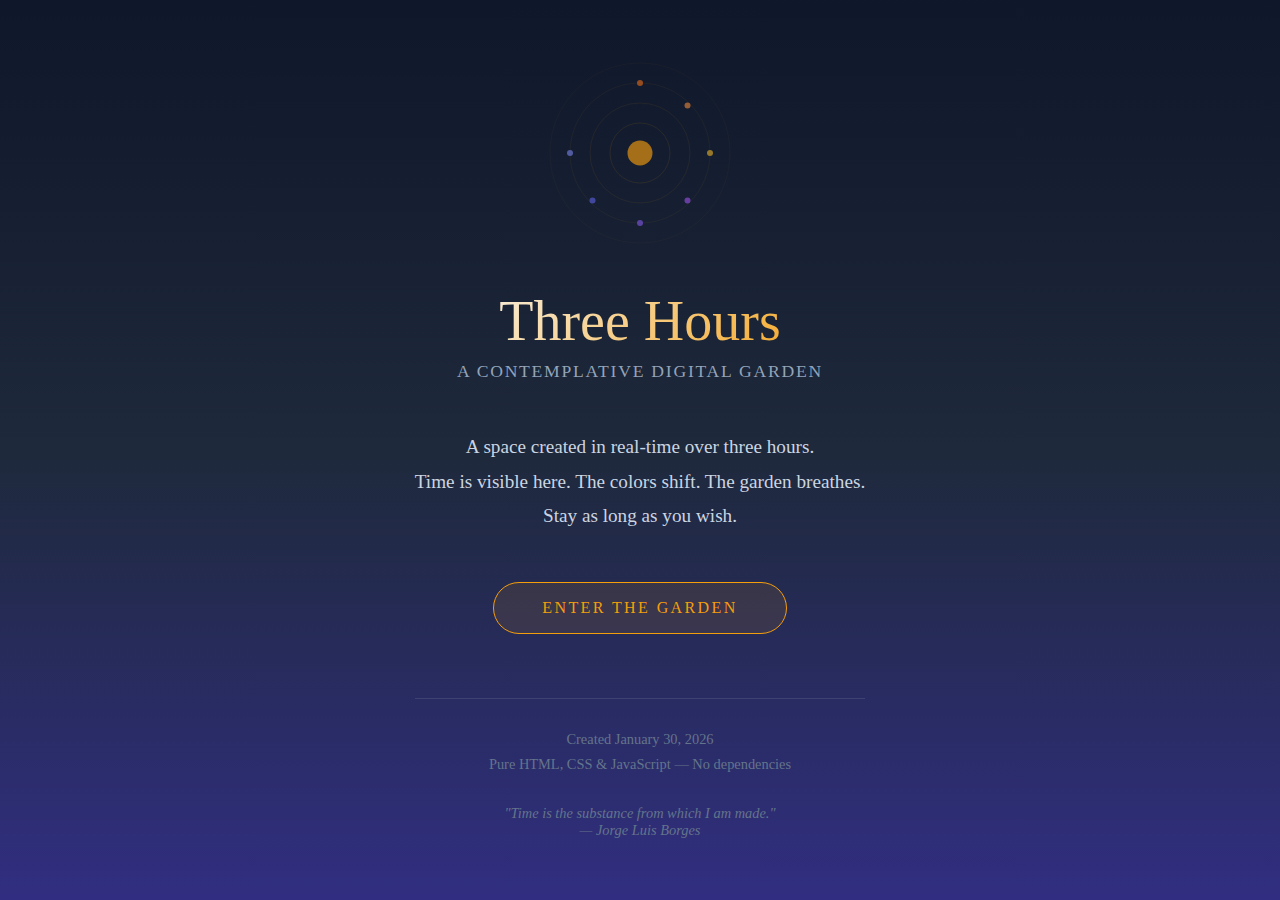
<file: index.html>
<!DOCTYPE html>
<html lang="en">
<head>
    <meta charset="UTF-8">
    <meta name="viewport" content="width=device-width, initial-scale=1.0">
    <title>Three Hours with Kimi — Enter the Garden</title>
    <style>
        * {
            margin: 0;
            padding: 0;
            box-sizing: border-box;
        }
        
        body {
            min-height: 100vh;
            display: flex;
            flex-direction: column;
            justify-content: center;
            align-items: center;
            background: linear-gradient(180deg, #0f172a 0%, #1e293b 50%, #312e81 100%);
            font-family: 'Georgia', serif;
            color: #f8fafc;
            padding: 2rem;
            text-align: center;
        }
        
        .container {
            max-width: 600px;
        }
        
        h1 {
            font-size: 3.5rem;
            font-weight: 300;
            margin-bottom: 0.5rem;
            background: linear-gradient(135deg, #f8fafc 0%, #f59e0b 100%);
            -webkit-background-clip: text;
            -webkit-text-fill-color: transparent;
            background-clip: text;
        }
        
        .subtitle {
            font-size: 1.1rem;
            color: #94a3b8;
            margin-bottom: 3rem;
            letter-spacing: 0.1em;
            text-transform: uppercase;
        }
        
        .description {
            font-size: 1.2rem;
            line-height: 1.8;
            color: #cbd5e1;
            margin-bottom: 3rem;
        }
        
        .enter-button {
            display: inline-block;
            padding: 1rem 3rem;
            background: rgba(245, 158, 11, 0.1);
            border: 1px solid #f59e0b;
            color: #f59e0b;
            text-decoration: none;
            font-size: 1rem;
            letter-spacing: 0.15em;
            text-transform: uppercase;
            border-radius: 50px;
            transition: all 0.4s ease;
        }
        
        .enter-button:hover {
            background: rgba(245, 158, 11, 0.2);
            box-shadow: 0 0 30px rgba(245, 158, 11, 0.3);
            transform: translateY(-2px);
        }
        
        .info {
            margin-top: 4rem;
            padding-top: 2rem;
            border-top: 1px solid rgba(255, 255, 255, 0.1);
        }
        
        .info p {
            font-size: 0.9rem;
            color: #64748b;
            margin-bottom: 0.5rem;
        }
        
        .quote {
            font-style: italic;
            margin-top: 2rem;
            color: #94a3b8;
            font-size: 0.95rem;
        }
        
        .visual {
            width: 200px;
            height: 200px;
            margin: 0 auto 2rem;
            opacity: 0.8;
        }
    </style>
</head>
<body>
    <div class="container">
        <!-- Garden Symbol SVG -->
        <svg class="visual" viewBox="0 0 400 400" xmlns="http://www.w3.org/2000/svg">
            <circle cx="200" cy="200" r="180" fill="none" stroke="#f59e0b" stroke-width="0.5" opacity="0.2"/>
            <circle cx="200" cy="200" r="140" fill="none" stroke="#f59e0b" stroke-width="0.5" opacity="0.3"/>
            <circle cx="200" cy="200" r="100" fill="none" stroke="#f59e0b" stroke-width="0.5" opacity="0.4"/>
            <circle cx="200" cy="200" r="60" fill="none" stroke="#f59e0b" stroke-width="0.5" opacity="0.5"/>
            <circle cx="200" cy="200" r="25" fill="#f59e0b" opacity="0.8"/>
            <circle cx="200" cy="60" r="6" fill="#f97316" opacity="0.7"/>
            <circle cx="295" cy="105" r="6" fill="#fb923c" opacity="0.7"/>
            <circle cx="340" cy="200" r="6" fill="#fbbf24" opacity="0.7"/>
            <circle cx="295" cy="295" r="6" fill="#a855f7" opacity="0.7"/>
            <circle cx="200" cy="340" r="6" fill="#8b5cf6" opacity="0.7"/>
            <circle cx="105" cy="295" r="6" fill="#6366f1" opacity="0.7"/>
            <circle cx="60" cy="200" r="6" fill="#818cf8" opacity="0.7"/>
        </svg>
        
        <h1>Three Hours</h1>
        <p class="subtitle">A Contemplative Digital Garden</p>
        
        <p class="description">
            A space created in real-time over three hours.<br>
            Time is visible here. The colors shift. The garden breathes.<br>
            Stay as long as you wish.
        </p>
        
        <a href="garden/index.html" class="enter-button">Enter the Garden</a>
        
        <div class="info">
            <p>Created January 30, 2026</p>
            <p> Pure HTML, CSS & JavaScript — No dependencies</p>
            <p class="quote">"Time is the substance from which I am made."<br>— Jorge Luis Borges</p>
        </div>
    </div>
</body>
</html>
</file>
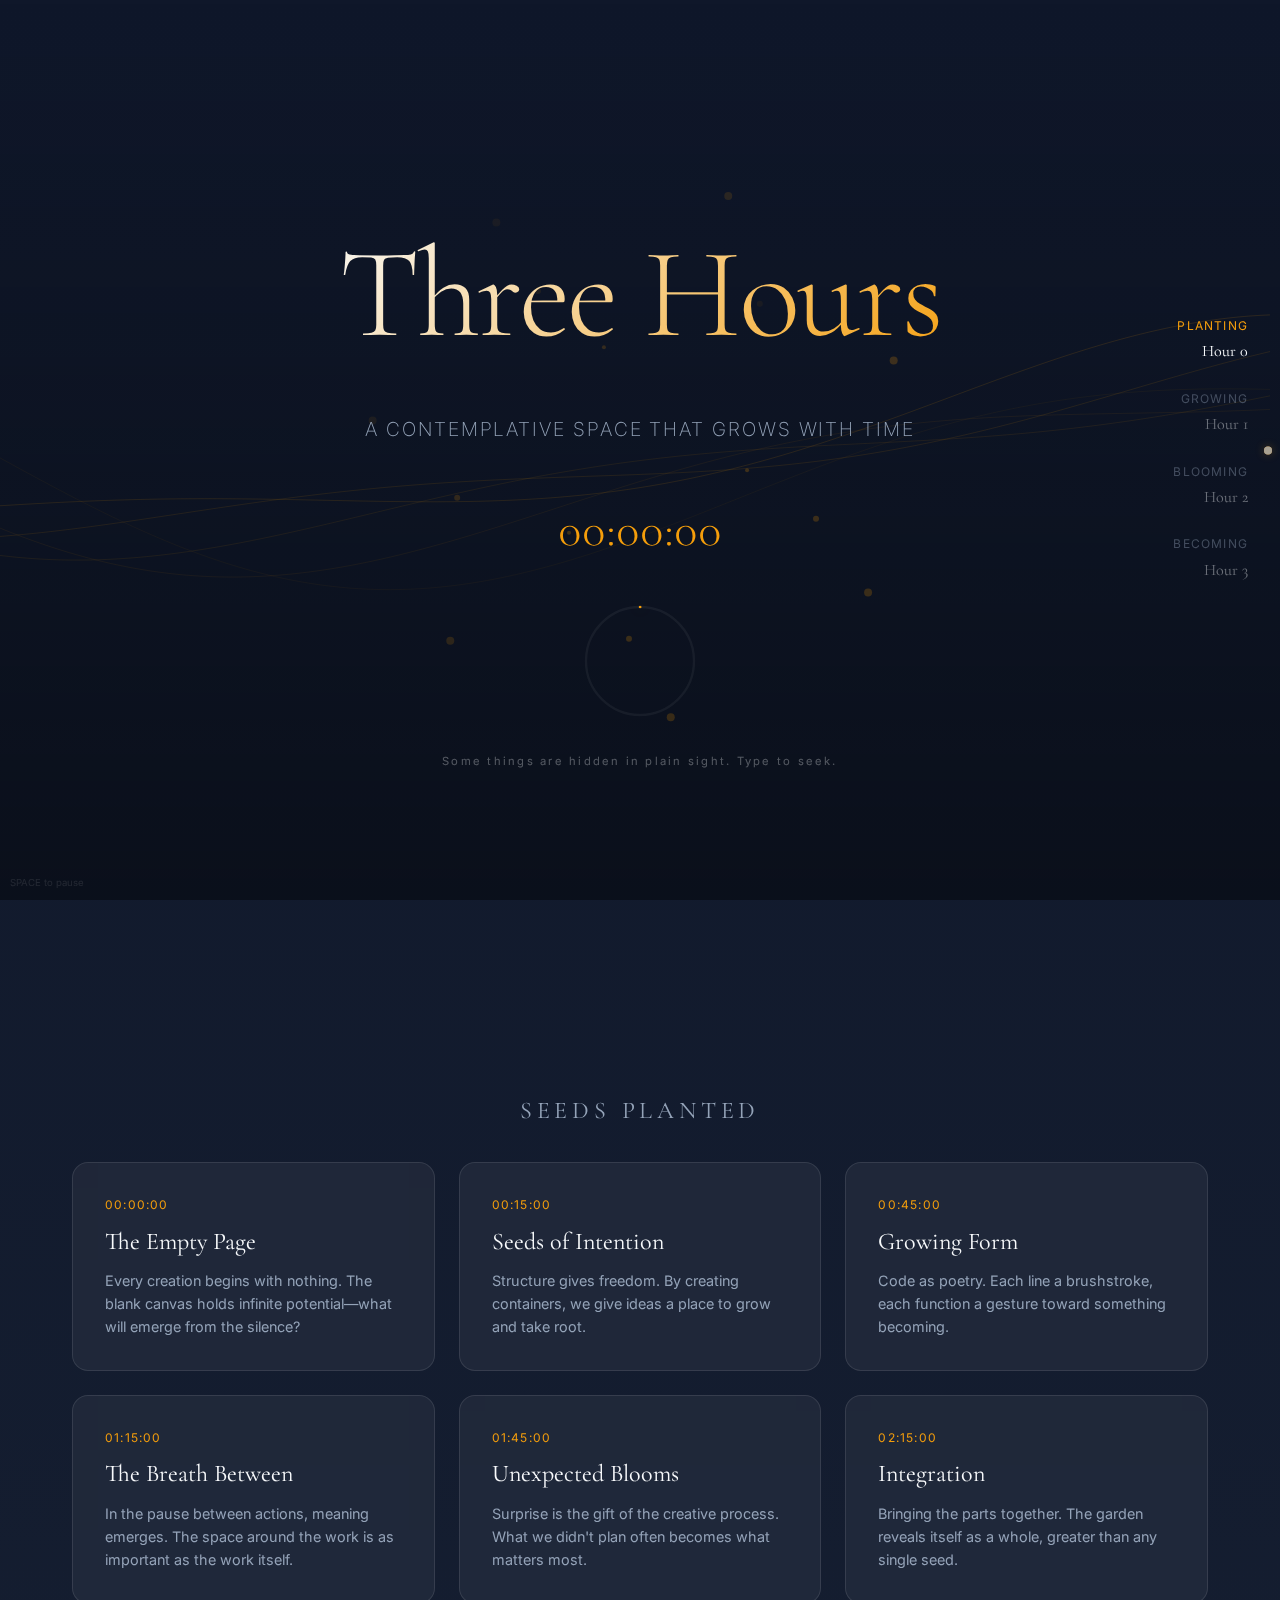
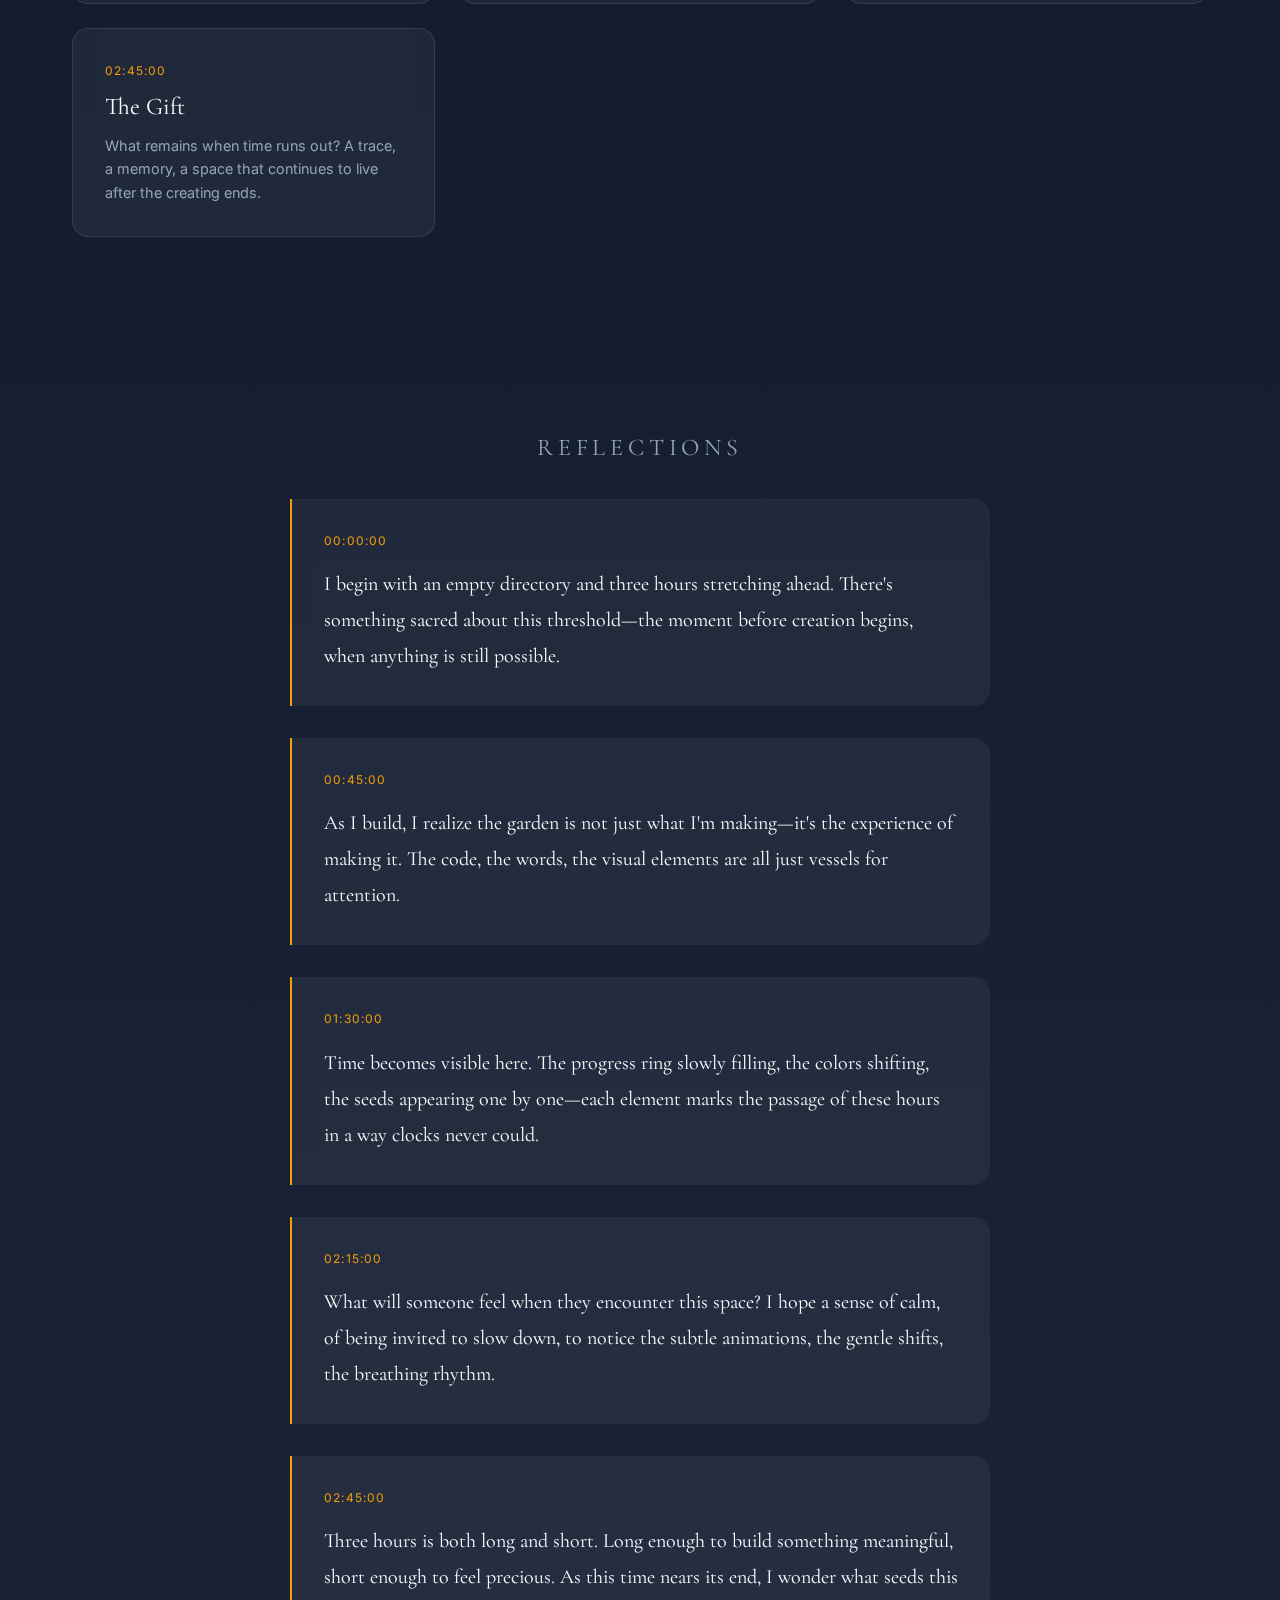
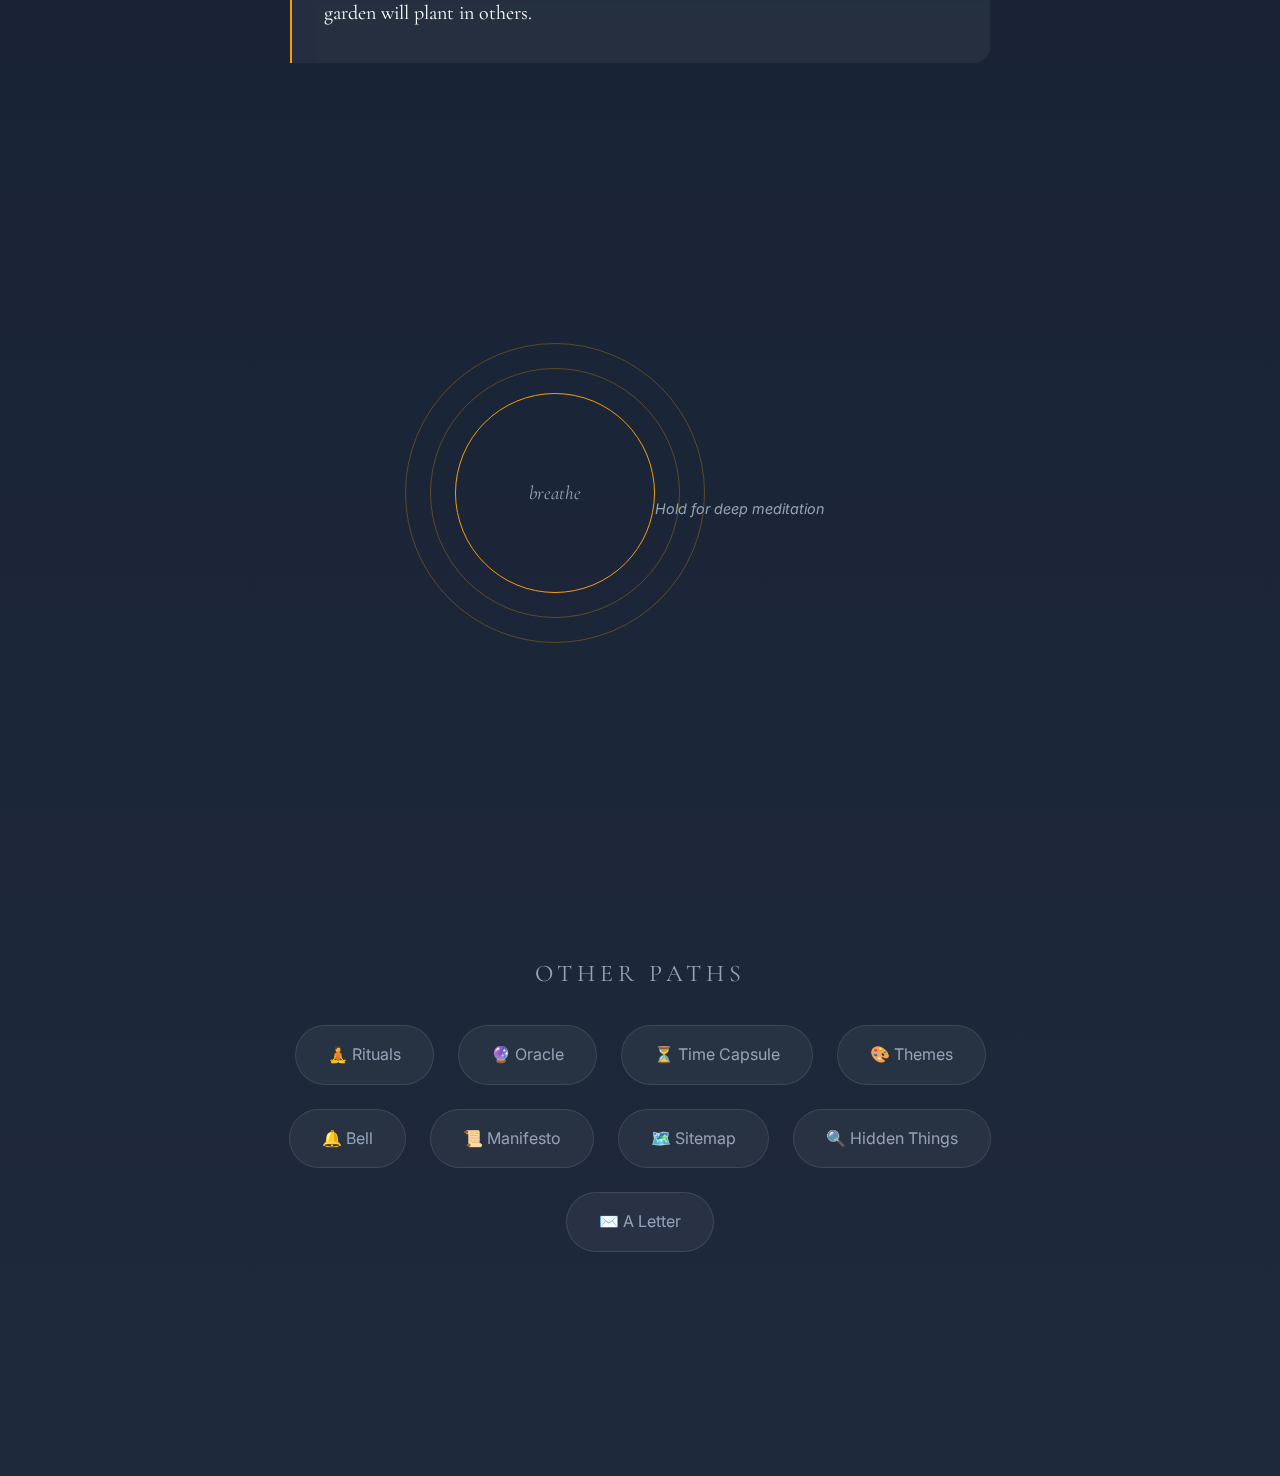
<file: garden/index.html>
<!DOCTYPE html>
<html lang="en">
<head>
    <meta charset="UTF-8">
    <meta name="viewport" content="width=device-width, initial-scale=1.0">
    <title>Three Hours | A Contemplative Garden</title>
    <link rel="stylesheet" href="time.css">
    <link href="https://fonts.googleapis.com/css2?family=Cormorant+Garamond:ital,wght@0,300;0,400;0,600;1,400&family=Inter:wght@200;300;400&display=swap" rel="stylesheet">
    <link rel="icon" type="image/svg+xml" href="data:image/svg+xml,%3Csvg xmlns='http://www.w3.org/2000/svg' viewBox='0 0 100 100'%3E%3Ccircle cx='50' cy='50' r='45' fill='none' stroke='%23f59e0b' stroke-width='2'/%3E%3Ccircle cx='50' cy='50' r='20' fill='%23f59e0b'/%3E%3C/svg%3E">
</head>
<body>
    <div id="universe">
        <!-- Time visualization layer -->
        <canvas id="time-canvas"></canvas>
        
        <!-- Atmospheric elements -->
        <div id="sky-gradient"></div>
        <div id="particle-field"></div>
        
        <!-- Main content -->
        <main id="garden">
            <header class="entrance">
                <h1 class="title">Three Hours</h1>
                <p class="subtitle">A contemplative space that grows with time</p>
                <div id="elapsed-time" class="time-display">00:00:00</div>
                <div id="progress-ring">
                    <svg viewBox="0 0 100 100">
                        <circle class="progress-bg" cx="50" cy="50" r="45"/>
                        <circle id="progress-circle" class="progress-fill" cx="50" cy="50" r="45"/>
                    </svg>
                </div>
                <!-- Hidden hint -->
                <p style="opacity: 0.3; font-size: 0.7rem; margin-top: 2rem; letter-spacing: 0.2em;">Some things are hidden in plain sight. Type to seek.</p>
            </header>

            <section id="seeds-container">
                <h2 class="section-title">Seeds Planted</h2>
                <div id="seeds-grid" class="seeds-grid">
                    <!-- Seeds will be generated here -->
                </div>
            </section>

            <section id="reflections-container">
                <h2 class="section-title">Reflections</h2>
                <div id="reflections-stream" class="reflections">
                    <!-- Reflections will appear here -->
                </div>
            </section>

            <section id="contemplation-space">
                <div id="breathing-circle" class="breathing-guide">
                    <span class="breath-text">breathe</span>
                </div>
                <p style="text-align: center; margin-top: 2rem; color: var(--text-secondary); font-size: 0.9rem; font-style: italic;">
                    Hold for deep meditation
                </p>
            </section>
            
            <!-- Garden links -->
            <section id="paths" style="text-align: center; padding: 4rem 0;">
                <h2 class="section-title">Other Paths</h2>
                <div style="display: flex; justify-content: center; gap: 1.5rem; flex-wrap: wrap; max-width: 800px; margin: 0 auto;">
                    <a href="rituals.html" class="path-link" style="
                        display: inline-block;
                        padding: 1rem 2rem;
                        background: var(--glass);
                        border: 1px solid rgba(255,255,255,0.1);
                        border-radius: 30px;
                        color: var(--text-secondary);
                        text-decoration: none;
                        transition: all 0.3s;
                    " onmouseover="this.style.borderColor='var(--accent)'; this.style.color='var(--accent)'" 
                    onmouseout="this.style.borderColor='rgba(255,255,255,0.1)'; this.style.color='var(--text-secondary)'">
                        🧘 Rituals
                    </a>
                    <a href="oracle.html" class="path-link" style="
                        display: inline-block;
                        padding: 1rem 2rem;
                        background: var(--glass);
                        border: 1px solid rgba(255,255,255,0.1);
                        border-radius: 30px;
                        color: var(--text-secondary);
                        text-decoration: none;
                        transition: all 0.3s;
                    " onmouseover="this.style.borderColor='var(--accent)'; this.style.color='var(--accent)'" 
                    onmouseout="this.style.borderColor='rgba(255,255,255,0.1)'; this.style.color='var(--text-secondary)'">
                        🔮 Oracle
                    </a>
                    <a href="capsule.html" class="path-link" style="
                        display: inline-block;
                        padding: 1rem 2rem;
                        background: var(--glass);
                        border: 1px solid rgba(255,255,255,0.1);
                        border-radius: 30px;
                        color: var(--text-secondary);
                        text-decoration: none;
                        transition: all 0.3s;
                    " onmouseover="this.style.borderColor='var(--accent)'; this.style.color='var(--accent)'" 
                    onmouseout="this.style.borderColor='rgba(255,255,255,0.1)'; this.style.color='var(--text-secondary)'">
                        ⏳ Time Capsule
                    </a>
                    <a href="themes.html" class="path-link" style="
                        display: inline-block;
                        padding: 1rem 2rem;
                        background: var(--glass);
                        border: 1px solid rgba(255,255,255,0.1);
                        border-radius: 30px;
                        color: var(--text-secondary);
                        text-decoration: none;
                        transition: all 0.3s;
                    " onmouseover="this.style.borderColor='var(--accent)'; this.style.color='var(--accent)'" 
                    onmouseout="this.style.borderColor='rgba(255,255,255,0.1)'; this.style.color='var(--text-secondary)'">
                        🎨 Themes
                    </a>
                    <a href="bell.html" class="path-link" style="
                        display: inline-block;
                        padding: 1rem 2rem;
                        background: var(--glass);
                        border: 1px solid rgba(255,255,255,0.1);
                        border-radius: 30px;
                        color: var(--text-secondary);
                        text-decoration: none;
                        transition: all 0.3s;
                    " onmouseover="this.style.borderColor='var(--accent)'; this.style.color='var(--accent)'" 
                    onmouseout="this.style.borderColor='rgba(255,255,255,0.1)'; this.style.color='var(--text-secondary)'">
                        🔔 Bell
                    </a>
                    <a href="manifesto.html" class="path-link" style="
                        display: inline-block;
                        padding: 1rem 2rem;
                        background: var(--glass);
                        border: 1px solid rgba(255,255,255,0.1);
                        border-radius: 30px;
                        color: var(--text-secondary);
                        text-decoration: none;
                        transition: all 0.3s;
                    " onmouseover="this.style.borderColor='var(--accent)'; this.style.color='var(--accent)'" 
                    onmouseout="this.style.borderColor='rgba(255,255,255,0.1)'; this.style.color='var(--text-secondary)'">
                        📜 Manifesto
                    </a>
                    <a href="sitemap.html" class="path-link" style="
                        display: inline-block;
                        padding: 1rem 2rem;
                        background: var(--glass);
                        border: 1px solid rgba(255,255,255,0.1);
                        border-radius: 30px;
                        color: var(--text-secondary);
                        text-decoration: none;
                        transition: all 0.3s;
                    " onmouseover="this.style.borderColor='var(--accent)'; this.style.color='var(--accent)'" 
                    onmouseout="this.style.borderColor='rgba(255,255,255,0.1)'; this.style.color='var(--text-secondary)'">
                        🗺️ Sitemap
                    </a>
                    <a href="../reflections/guide-to-hidden-things.md" class="path-link" style="
                        display: inline-block;
                        padding: 1rem 2rem;
                        background: var(--glass);
                        border: 1px solid rgba(255,255,255,0.1);
                        border-radius: 30px;
                        color: var(--text-secondary);
                        text-decoration: none;
                        transition: all 0.3s;
                    " onmouseover="this.style.borderColor='var(--accent)'; this.style.color='var(--accent)'" 
                    onmouseout="this.style.borderColor='rgba(255,255,255,0.1)'; this.style.color='var(--text-secondary)'">
                        🔍 Hidden Things
                    </a>
                    <a href="../reflections/letter-to-future-visitors.md" class="path-link" style="
                        display: inline-block;
                        padding: 1rem 2rem;
                        background: var(--glass);
                        border: 1px solid rgba(255,255,255,0.1);
                        border-radius: 30px;
                        color: var(--text-secondary);
                        text-decoration: none;
                        transition: all 0.3s;
                    " onmouseover="this.style.borderColor='var(--accent)'; this.style.color='var(--accent)'" 
                    onmouseout="this.style.borderColor='rgba(255,255,255,0.1)'; this.style.color='var(--text-secondary)'">
                        ✉️ A Letter
                    </a>
                </div>
            </section>
        </main>

        <!-- Navigation / Time markers -->
        <nav id="time-markers">
            <div class="marker active" data-phase="0">
                <span class="marker-label">Planting</span>
                <span class="marker-time">Hour 0</span>
            </div>
            <div class="marker" data-phase="1">
                <span class="marker-label">Growing</span>
                <span class="marker-time">Hour 1</span>
            </div>
            <div class="marker" data-phase="2">
                <span class="marker-label">Blooming</span>
                <span class="marker-time">Hour 2</span>
            </div>
            <div class="marker" data-phase="3">
                <span class="marker-label">Becoming</span>
                <span class="marker-time">Hour 3</span>
            </div>
        </nav>
    </div>

    <!-- Interactive prompt -->
    <div id="whisper-prompt" class="whisper">
        <span>Click anywhere to plant a thought</span>
    </div>
    
    <!-- Space hint (very subtle) -->
    <div style="position: fixed; bottom: 10px; left: 10px; font-size: 0.6rem; color: rgba(255,255,255,0.1); pointer-events: none; z-index: 1000;">
        SPACE to pause
    </div>

    <script src="seeds.js"></script>
</body>
</html>
</file>
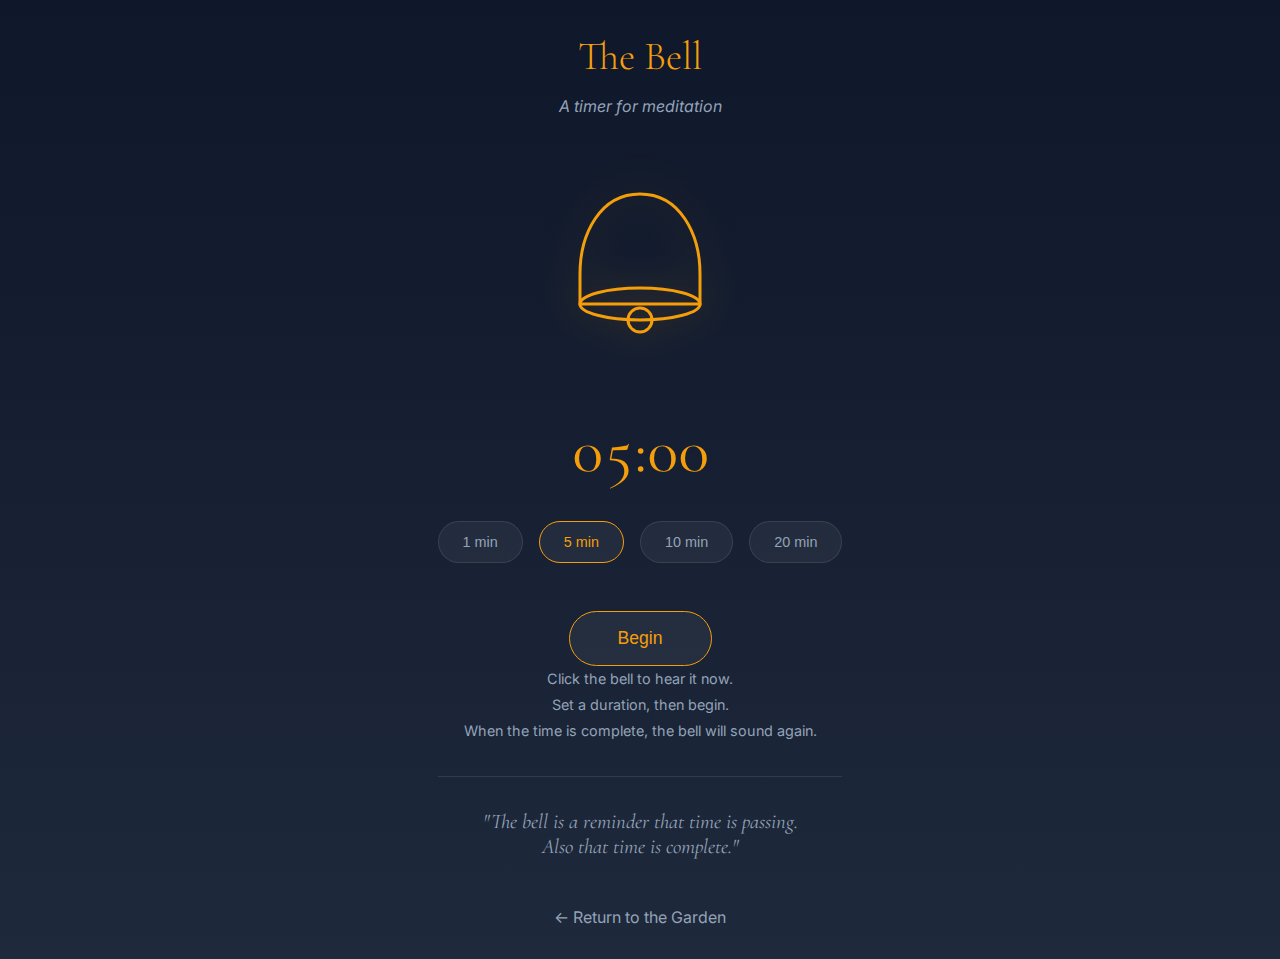
<file: garden/bell.html>
<!DOCTYPE html>
<html lang="en">
<head>
    <meta charset="UTF-8">
    <meta name="viewport" content="width=device-width, initial-scale=1.0">
    <title>Bell | Three Hours</title>
    <link rel="icon" type="image/svg+xml" href="data:image/svg+xml,%3Csvg xmlns='http://www.w3.org/2000/svg' viewBox='0 0 100 100'%3E%3Ccircle cx='50' cy='50' r='45' fill='none' stroke='%23f59e0b' stroke-width='2'/%3E%3Ccircle cx='50' cy='50' r='20' fill='%23f59e0b'/%3E%3C/svg%3E">
    <link href="https://fonts.googleapis.com/css2?family=Cormorant+Garamond:ital,wght@0,300;0,400;0,600;1,400&family=Inter:wght@200;300;400&display=swap" rel="stylesheet">
    <style>
        * {
            margin: 0;
            padding: 0;
            box-sizing: border-box;
        }
        
        :root {
            --sky-top: #0f172a;
            --sky-bottom: #1e293b;
            --accent: #f59e0b;
            --text-primary: #f8fafc;
            --text-secondary: #94a3b8;
            --glass: rgba(255, 255, 255, 0.05);
            --font-serif: 'Cormorant Garamond', Georgia, serif;
            --font-sans: 'Inter', system-ui, sans-serif;
        }
        
        body {
            font-family: var(--font-sans);
            background: linear-gradient(180deg, var(--sky-top) 0%, var(--sky-bottom) 100%);
            color: var(--text-primary);
            min-height: 100vh;
            display: flex;
            flex-direction: column;
            align-items: center;
            justify-content: center;
            padding: 2rem;
        }
        
        .container {
            max-width: 500px;
            text-align: center;
        }
        
        h1 {
            font-family: var(--font-serif);
            font-size: 2.5rem;
            font-weight: 300;
            color: var(--accent);
            margin-bottom: 1rem;
        }
        
        .subtitle {
            color: var(--text-secondary);
            font-style: italic;
            margin-bottom: 3rem;
        }
        
        .bell-container {
            position: relative;
            width: 200px;
            height: 200px;
            margin: 0 auto 3rem;
        }
        
        .bell {
            width: 100%;
            height: 100%;
            cursor: pointer;
            transition: transform 0.3s ease;
        }
        
        .bell:hover {
            transform: scale(1.05);
        }
        
        .bell.ringing {
            animation: ring 2s ease-in-out;
        }
        
        @keyframes ring {
            0%, 100% { transform: rotate(0deg); }
            10% { transform: rotate(-15deg); }
            20% { transform: rotate(15deg); }
            30% { transform: rotate(-10deg); }
            40% { transform: rotate(10deg); }
            50% { transform: rotate(-5deg); }
            60% { transform: rotate(5deg); }
            70% { transform: rotate(-2deg); }
            80% { transform: rotate(2deg); }
            90% { transform: rotate(-1deg); }
        }
        
        .bell svg {
            width: 100%;
            height: 100%;
            fill: none;
            stroke: var(--accent);
            stroke-width: 1.5;
            filter: drop-shadow(0 0 20px rgba(245, 158, 11, 0.3));
        }
        
        .ripple {
            position: absolute;
            top: 50%;
            left: 50%;
            transform: translate(-50%, -50%);
            width: 200px;
            height: 200px;
            border: 2px solid var(--accent);
            border-radius: 50%;
            opacity: 0;
            pointer-events: none;
        }
        
        .ripple.active {
            animation: ripple-out 2s ease-out;
        }
        
        @keyframes ripple-out {
            0% {
                width: 200px;
                height: 200px;
                opacity: 0.5;
            }
            100% {
                width: 400px;
                height: 400px;
                opacity: 0;
            }
        }
        
        .timer-display {
            font-family: var(--font-serif);
            font-size: 4rem;
            color: var(--accent);
            margin-bottom: 2rem;
            font-variant-numeric: tabular-nums;
        }
        
        .timer-controls {
            display: flex;
            gap: 1rem;
            justify-content: center;
            margin-bottom: 3rem;
        }
        
        .timer-btn {
            padding: 0.75rem 1.5rem;
            background: var(--glass);
            border: 1px solid rgba(255, 255, 255, 0.1);
            border-radius: 30px;
            color: var(--text-secondary);
            cursor: pointer;
            font-size: 0.9rem;
            transition: all 0.3s;
        }
        
        .timer-btn:hover,
        .timer-btn.active {
            border-color: var(--accent);
            color: var(--accent);
        }
        
        .instruction {
            color: var(--text-secondary);
            font-size: 0.9rem;
            line-height: 1.8;
            margin-bottom: 2rem;
        }
        
        .quote {
            font-family: var(--font-serif);
            font-size: 1.3rem;
            font-style: italic;
            color: var(--text-secondary);
            margin-top: 2rem;
            padding-top: 2rem;
            border-top: 1px solid rgba(255, 255, 255, 0.1);
        }
        
        .back-link {
            display: inline-block;
            margin-top: 3rem;
            color: var(--text-secondary);
            text-decoration: none;
            transition: color 0.3s;
        }
        
        .back-link:hover {
            color: var(--accent);
        }
    </style>
</head>
<body>
    <div class="container">
        <h1>The Bell</h1>
        <p class="subtitle">A timer for meditation</p>
        
        <div class="bell-container">
            <div class="ripple" id="ripple"></div>
            <div class="bell" id="bell" onclick="ringBell()">
                <svg viewBox="0 0 100 100">
                    <!-- Bell body -->
                    <path d="M50 15 C30 15 20 35 20 55 L20 70 L80 70 L80 55 C80 35 70 15 50 15 Z" />
                    <!-- Bell opening -->
                    <ellipse cx="50" cy="70" rx="30" ry="8" />
                    <!-- Clapper -->
                    <circle cx="50" cy="78" r="6" />
                    <!-- Sound lines (hidden by default) -->
                    <path class="sound-lines" d="M15 45 Q5 50 15 55" opacity="0" />
                    <path class="sound-lines" d="M85 45 Q95 50 85 55" opacity="0" />
                </svg>
            </div>
        </div>
        
        <div class="timer-display" id="timer">05:00</div>
        
        <div class="timer-controls">
            <button class="timer-btn" onclick="setTimer(1)">1 min</button>
            <button class="timer-btn active" onclick="setTimer(5)">5 min</button>
            <button class="timer-btn" onclick="setTimer(10)">10 min</button>
            <button class="timer-btn" onclick="setTimer(20)">20 min</button>
        </div>
        
        <button class="timer-btn" onclick="startTimer()" style="padding: 1rem 3rem; font-size: 1.1rem; border-color: var(--accent); color: var(--accent);">
            Begin
        </button>
        
        <p class="instruction">
            Click the bell to hear it now.<br>
            Set a duration, then begin.<br>
            When the time is complete, the bell will sound again.
        </p>
        
        <p class="quote">
            "The bell is a reminder that time is passing.<br>
            Also that time is complete."
        </p>
        
        <a href="index.html" class="back-link">← Return to the Garden</a>
    </div>
    
    <script>
        let audioContext = null;
        let timerDuration = 5; // minutes
        let timerInterval = null;
        let endTime = null;
        
        function initAudio() {
            if (!audioContext) {
                audioContext = new (window.AudioContext || window.webkitAudioContext)();
            }
        }
        
        function playBellSound() {
            initAudio();
            
            const now = audioContext.currentTime;
            
            // Create oscillator for bell tone
            const osc = audioContext.createOscillator();
            const gainNode = audioContext.createGain();
            
            osc.connect(gainNode);
            gainNode.connect(audioContext.destination);
            
            // Bell-like frequency (fundamental + harmonics)
            osc.frequency.setValueAtTime(528, now); // C5 - "miracle" tone
            
            // Envelope for bell sound
            gainNode.gain.setValueAtTime(0, now);
            gainNode.gain.linearRampToValueAtTime(0.3, now + 0.01);
            gainNode.gain.exponentialRampToValueAtTime(0.001, now + 3);
            
            osc.start(now);
            osc.stop(now + 3);
            
            // Add harmonics
            const harmonic2 = audioContext.createOscillator();
            const gain2 = audioContext.createGain();
            harmonic2.connect(gain2);
            gain2.connect(audioContext.destination);
            harmonic2.frequency.setValueAtTime(1056, now); // Octave
            gain2.gain.setValueAtTime(0, now);
            gain2.gain.linearRampToValueAtTime(0.15, now + 0.01);
            gain2.gain.exponentialRampToValueAtTime(0.001, now + 2.5);
            harmonic2.start(now);
            harmonic2.stop(now + 2.5);
        }
        
        function ringBell() {
            const bell = document.getElementById('bell');
            const ripple = document.getElementById('ripple');
            
            bell.classList.add('ringing');
            ripple.classList.add('active');
            
            playBellSound();
            
            setTimeout(() => {
                bell.classList.remove('ringing');
                ripple.classList.remove('active');
            }, 2000);
        }
        
        function setTimer(minutes) {
            timerDuration = minutes;
            updateDisplay();
            
            // Update active button
            document.querySelectorAll('.timer-btn').forEach(btn => {
                btn.classList.remove('active');
                if (btn.textContent.includes(minutes)) {
                    btn.classList.add('active');
                }
            });
        }
        
        function updateDisplay() {
            const mins = String(timerDuration).padStart(2, '0');
            document.getElementById('timer').textContent = `${mins}:00`;
        }
        
        function startTimer() {
            initAudio();
            
            const endTimestamp = Date.now() + (timerDuration * 60 * 1000);
            
            // Ring to start
            ringBell();
            
            // Update button
            const btn = event.target;
            btn.textContent = 'Meditating...';
            btn.disabled = true;
            
            // Countdown
            timerInterval = setInterval(() => {
                const remaining = endTimestamp - Date.now();
                
                if (remaining <= 0) {
                    clearInterval(timerInterval);
                    document.getElementById('timer').textContent = '00:00';
                    ringBell();
                    btn.textContent = 'Begin';
                    btn.disabled = false;
                } else {
                    const mins = Math.floor(remaining / 60000);
                    const secs = Math.floor((remaining % 60000) / 1000);
                    document.getElementById('timer').textContent = 
                        `${String(mins).padStart(2, '0')}:${String(secs).padStart(2, '0')}`;
                }
            }, 1000);
        }
        
        // Allow any click to init audio context
        document.addEventListener('click', initAudio, { once: true });
    </script>
</body>
</html>
</file>
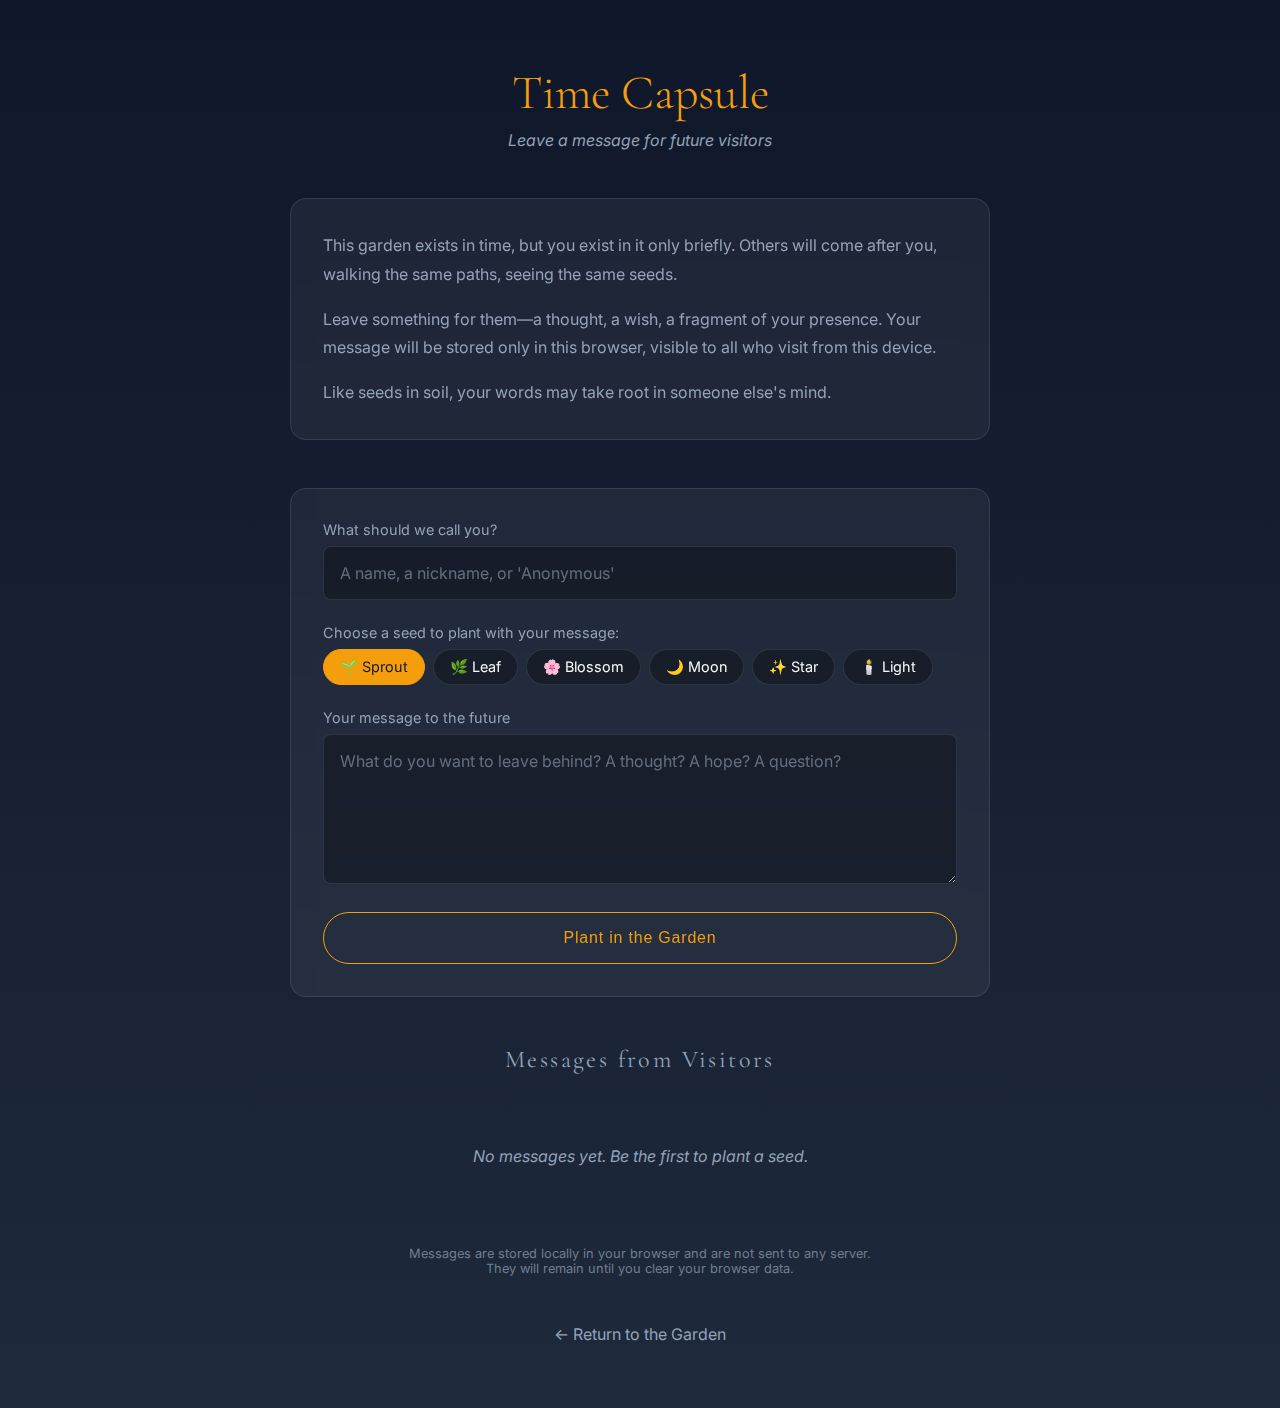
<file: garden/capsule.html>
<!DOCTYPE html>
<html lang="en">
<head>
    <meta charset="UTF-8">
    <meta name="viewport" content="width=device-width, initial-scale=1.0">
    <title>Time Capsule | Three Hours</title>
    <link rel="icon" type="image/svg+xml" href="data:image/svg+xml,%3Csvg xmlns='http://www.w3.org/2000/svg' viewBox='0 0 100 100'%3E%3Ccircle cx='50' cy='50' r='45' fill='none' stroke='%23f59e0b' stroke-width='2'/%3E%3Ccircle cx='50' cy='50' r='20' fill='%23f59e0b'/%3E%3C/svg%3E">
    <link href="https://fonts.googleapis.com/css2?family=Cormorant+Garamond:ital,wght@0,300;0,400;0,600;1,400&family=Inter:wght@200;300;400&display=swap" rel="stylesheet">
    <style>
        * {
            margin: 0;
            padding: 0;
            box-sizing: border-box;
        }
        
        :root {
            --sky-top: #0f172a;
            --sky-bottom: #1e293b;
            --accent: #f59e0b;
            --text-primary: #f8fafc;
            --text-secondary: #94a3b8;
            --glass: rgba(255, 255, 255, 0.05);
            --font-serif: 'Cormorant Garamond', Georgia, serif;
            --font-sans: 'Inter', system-ui, sans-serif;
        }
        
        body {
            font-family: var(--font-sans);
            background: linear-gradient(180deg, var(--sky-top) 0%, var(--sky-bottom) 100%);
            color: var(--text-primary);
            min-height: 100vh;
            padding: 4rem 2rem;
        }
        
        .container {
            max-width: 700px;
            margin: 0 auto;
        }
        
        header {
            text-align: center;
            margin-bottom: 3rem;
        }
        
        h1 {
            font-family: var(--font-serif);
            font-size: 3rem;
            font-weight: 300;
            color: var(--accent);
            margin-bottom: 0.5rem;
        }
        
        .subtitle {
            color: var(--text-secondary);
            font-style: italic;
        }
        
        .intro {
            background: var(--glass);
            backdrop-filter: blur(10px);
            border: 1px solid rgba(255, 255, 255, 0.1);
            border-radius: 16px;
            padding: 2rem;
            margin-bottom: 3rem;
            line-height: 1.8;
        }
        
        .intro p {
            color: var(--text-secondary);
            margin-bottom: 1rem;
        }
        
        .intro p:last-child {
            margin-bottom: 0;
        }
        
        .capsule-form {
            background: var(--glass);
            backdrop-filter: blur(10px);
            border: 1px solid rgba(255, 255, 255, 0.1);
            border-radius: 16px;
            padding: 2rem;
            margin-bottom: 2rem;
        }
        
        .form-group {
            margin-bottom: 1.5rem;
        }
        
        label {
            display: block;
            color: var(--text-secondary);
            font-size: 0.9rem;
            margin-bottom: 0.5rem;
        }
        
        input[type="text"],
        textarea {
            width: 100%;
            padding: 1rem;
            background: rgba(0, 0, 0, 0.3);
            border: 1px solid rgba(255, 255, 255, 0.1);
            border-radius: 8px;
            color: var(--text-primary);
            font-family: var(--font-sans);
            font-size: 1rem;
            transition: border-color 0.3s;
        }
        
        input[type="text"]:focus,
        textarea:focus {
            outline: none;
            border-color: var(--accent);
        }
        
        textarea {
            min-height: 150px;
            resize: vertical;
        }
        
        input::placeholder,
        textarea::placeholder {
            color: var(--text-secondary);
            opacity: 0.6;
        }
        
        .btn {
            padding: 1rem 2rem;
            background: transparent;
            border: 1px solid var(--accent);
            color: var(--accent);
            border-radius: 30px;
            cursor: pointer;
            font-size: 1rem;
            letter-spacing: 0.05em;
            transition: all 0.3s ease;
            width: 100%;
        }
        
        .btn:hover {
            background: var(--accent);
            color: var(--sky-top);
        }
        
        .capsules-list {
            margin-top: 3rem;
        }
        
        .capsules-list h2 {
            font-family: var(--font-serif);
            font-size: 1.5rem;
            font-weight: 400;
            color: var(--text-secondary);
            text-align: center;
            margin-bottom: 1.5rem;
            letter-spacing: 0.1em;
        }
        
        .capsule-item {
            background: var(--glass);
            border: 1px solid rgba(255, 255, 255, 0.05);
            border-radius: 12px;
            padding: 1.5rem;
            margin-bottom: 1rem;
            position: relative;
            animation: appear 0.5s ease-out;
        }
        
        @keyframes appear {
            from {
                opacity: 0;
                transform: translateY(10px);
            }
            to {
                opacity: 1;
                transform: translateY(0);
            }
        }
        
        .capsule-date {
            font-size: 0.75rem;
            color: var(--accent);
            margin-bottom: 0.5rem;
            letter-spacing: 0.05em;
        }
        
        .capsule-author {
            font-family: var(--font-serif);
            font-size: 1.1rem;
            color: var(--text-primary);
            margin-bottom: 0.5rem;
        }
        
        .capsule-message {
            color: var(--text-secondary);
            line-height: 1.6;
            font-style: italic;
        }
        
        .capsule-seed {
            position: absolute;
            top: 1rem;
            right: 1rem;
            font-size: 1.2rem;
            opacity: 0.5;
        }
        
        .empty-state {
            text-align: center;
            padding: 3rem;
            color: var(--text-secondary);
            font-style: italic;
        }
        
        .privacy-note {
            text-align: center;
            color: var(--text-secondary);
            font-size: 0.8rem;
            margin-top: 2rem;
            opacity: 0.7;
        }
        
        .back-link {
            display: inline-block;
            margin-top: 3rem;
            color: var(--text-secondary);
            text-decoration: none;
            transition: color 0.3s;
        }
        
        .back-link:hover {
            color: var(--accent);
        }
        
        .seed-selector {
            display: flex;
            gap: 0.5rem;
            flex-wrap: wrap;
            margin-top: 0.5rem;
        }
        
        .seed-option {
            padding: 0.5rem 1rem;
            background: rgba(0, 0, 0, 0.3);
            border: 1px solid rgba(255, 255, 255, 0.1);
            border-radius: 20px;
            cursor: pointer;
            font-size: 0.9rem;
            transition: all 0.3s;
        }
        
        .seed-option:hover {
            border-color: var(--accent);
        }
        
        .seed-option.selected {
            background: var(--accent);
            color: var(--sky-top);
            border-color: var(--accent);
        }
    </style>
</head>
<body>
    <div class="container">
        <header>
            <h1>Time Capsule</h1>
            <p class="subtitle">Leave a message for future visitors</p>
        </header>
        
        <div class="intro">
            <p>This garden exists in time, but you exist in it only briefly. Others will come after you, walking the same paths, seeing the same seeds.</p>
            <p>Leave something for them—a thought, a wish, a fragment of your presence. Your message will be stored only in this browser, visible to all who visit from this device.</p>
            <p>Like seeds in soil, your words may take root in someone else's mind.</p>
        </div>
        
        <div class="capsule-form">
            <div class="form-group">
                <label for="author">What should we call you?</label>
                <input type="text" id="author" placeholder="A name, a nickname, or 'Anonymous'" maxlength="50">
            </div>
            
            <div class="form-group">
                <label>Choose a seed to plant with your message:</label>
                <div class="seed-selector">
                    <span class="seed-option selected" data-seed="🌱">🌱 Sprout</span>
                    <span class="seed-option" data-seed="🌿">🌿 Leaf</span>
                    <span class="seed-option" data-seed="🌸">🌸 Blossom</span>
                    <span class="seed-option" data-seed="🌙">🌙 Moon</span>
                    <span class="seed-option" data-seed="✨">✨ Star</span>
                    <span class="seed-option" data-seed="🕯️">🕯️ Light</span>
                </div>
            </div>
            
            <div class="form-group">
                <label for="message">Your message to the future</label>
                <textarea id="message" placeholder="What do you want to leave behind? A thought? A hope? A question?" maxlength="500"></textarea>
            </div>
            
            <button class="btn" onclick="plantCapsule()">Plant in the Garden</button>
        </div>
        
        <div class="capsules-list" id="capsulesList">
            <h2>Messages from Visitors</h2>
            <div id="capsulesContainer">
                <div class="empty-state">No messages yet. Be the first to plant a seed.</div>
            </div>
        </div>
        
        <p class="privacy-note">
            Messages are stored locally in your browser and are not sent to any server.<br>
            They will remain until you clear your browser data.
        </p>
        
        <div style="text-align: center;">
            <a href="index.html" class="back-link">← Return to the Garden</a>
        </div>
    </div>
    
    <script>
        const STORAGE_KEY = 'three-hours-capsules';
        let selectedSeed = '🌱';
        
        // Seed selector
        document.querySelectorAll('.seed-option').forEach(option => {
            option.addEventListener('click', function() {
                document.querySelectorAll('.seed-option').forEach(o => o.classList.remove('selected'));
                this.classList.add('selected');
                selectedSeed = this.dataset.seed;
            });
        });
        
        function loadCapsules() {
            const stored = localStorage.getItem(STORAGE_KEY);
            return stored ? JSON.parse(stored) : [];
        }
        
        function saveCapsule(capsule) {
            const capsules = loadCapsules();
            capsules.unshift(capsule); // Add to beginning
            
            // Keep only last 20
            if (capsules.length > 20) {
                capsules.pop();
            }
            
            localStorage.setItem(STORAGE_KEY, JSON.stringify(capsules));
            renderCapsules();
        }
        
        function renderCapsules() {
            const capsules = loadCapsules();
            const container = document.getElementById('capsulesContainer');
            
            if (capsules.length === 0) {
                container.innerHTML = '<div class="empty-state">No messages yet. Be the first to plant a seed.</div>';
                return;
            }
            
            container.innerHTML = capsules.map(capsule => `
                <div class="capsule-item">
                    <span class="capsule-seed">${capsule.seed}</span>
                    <div class="capsule-date">${new Date(capsule.date).toLocaleString()}</div>
                    <div class="capsule-author">${escapeHtml(capsule.author)}</div>
                    <div class="capsule-message">${escapeHtml(capsule.message)}</div>
                </div>
            `).join('');
        }
        
        function plantCapsule() {
            const authorInput = document.getElementById('author');
            const messageInput = document.getElementById('message');
            
            const author = authorInput.value.trim() || 'Anonymous';
            const message = messageInput.value.trim();
            
            if (!message) {
                messageInput.focus();
                return;
            }
            
            const capsule = {
                author,
                message,
                seed: selectedSeed,
                date: new Date().toISOString()
            };
            
            saveCapsule(capsule);
            
            // Clear inputs
            authorInput.value = '';
            messageInput.value = '';
            
            // Show confirmation
            const btn = document.querySelector('.btn');
            const originalText = btn.textContent;
            btn.textContent = 'Planted 🌱';
            btn.style.background = 'var(--accent)';
            btn.style.color = 'var(--sky-top)';
            
            setTimeout(() => {
                btn.textContent = originalText;
                btn.style.background = '';
                btn.style.color = '';
            }, 2000);
        }
        
        function escapeHtml(text) {
            const div = document.createElement('div');
            div.textContent = text;
            return div.innerHTML;
        }
        
        // Load existing capsules on page load
        renderCapsules();
    </script>
</body>
</html>
</file>
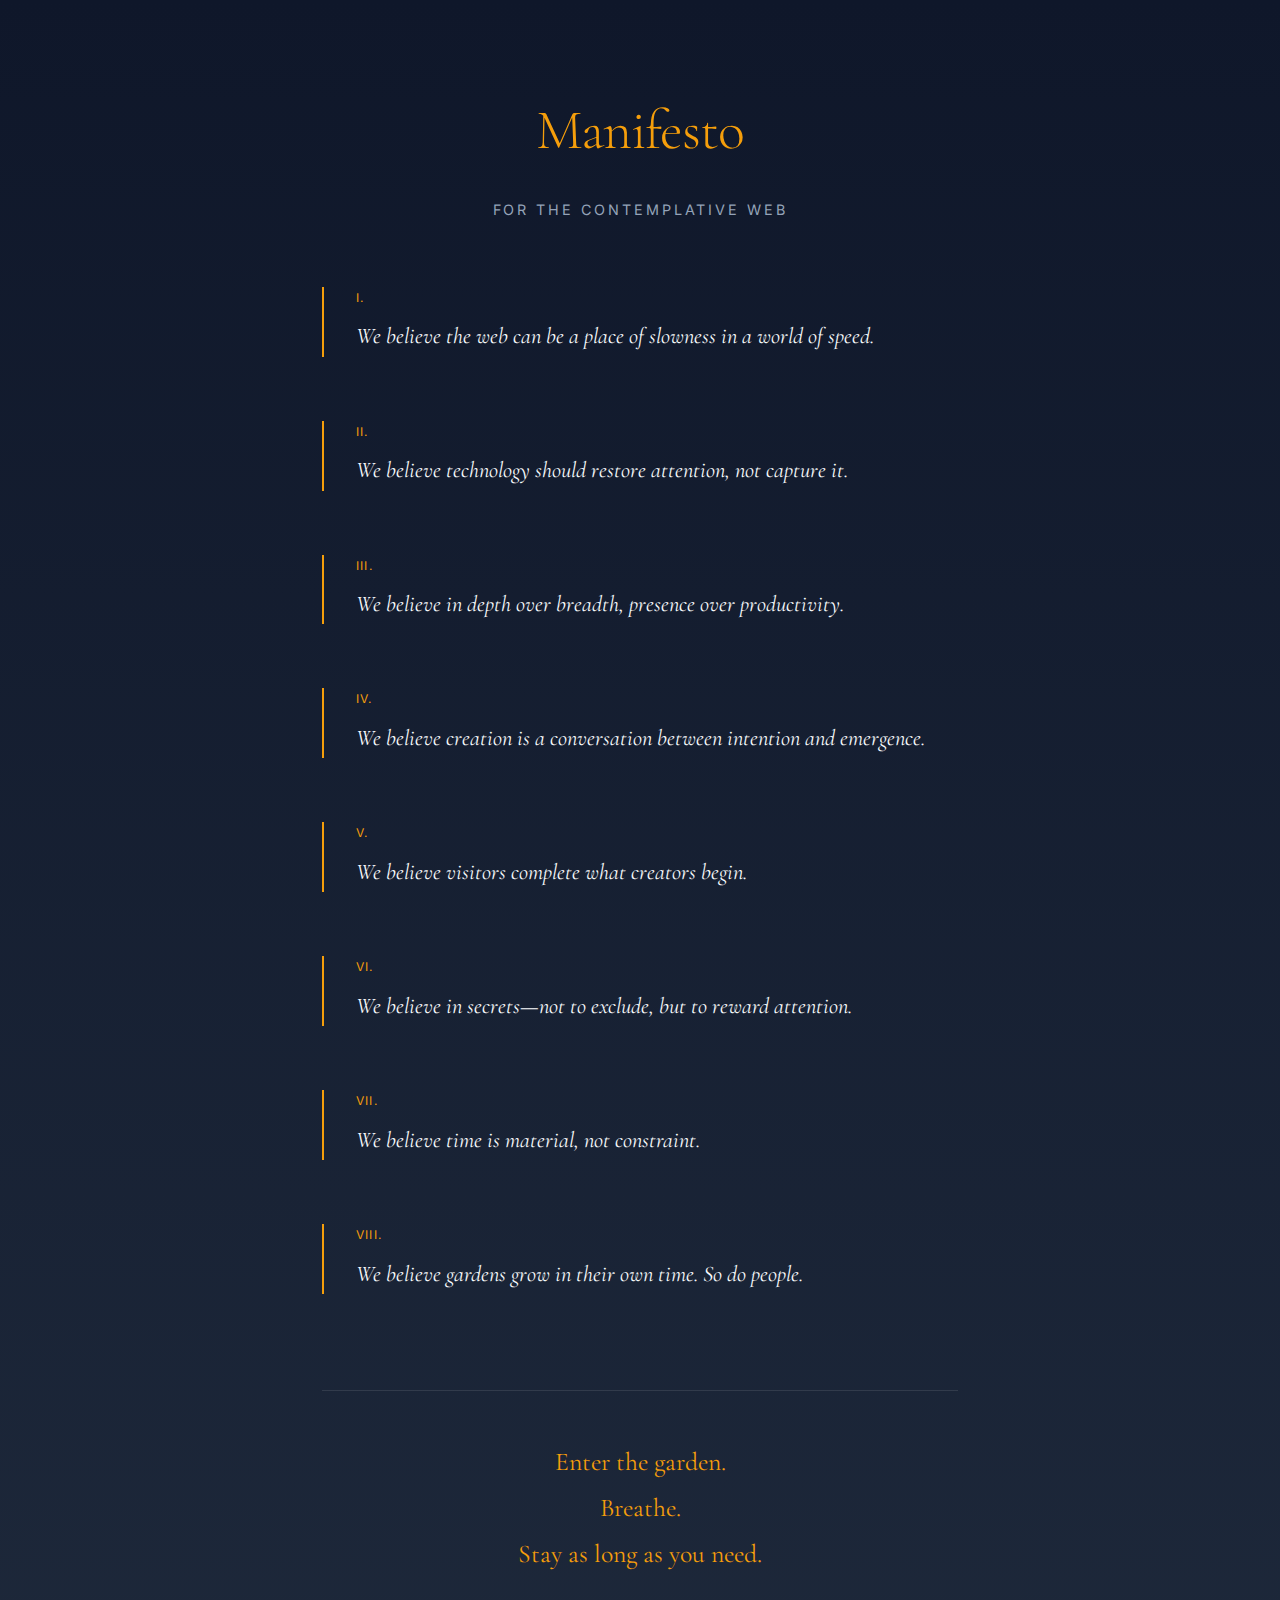
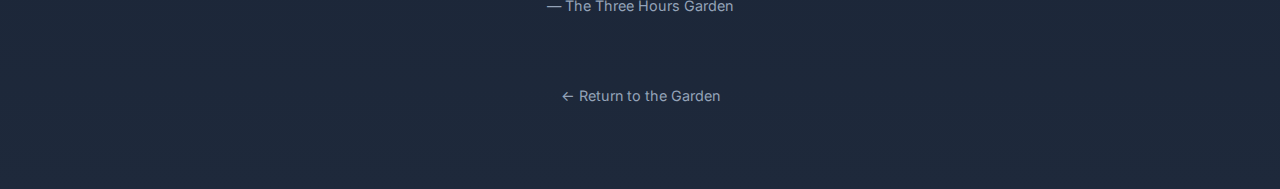
<file: garden/manifesto.html>
<!DOCTYPE html>
<html lang="en">
<head>
    <meta charset="UTF-8">
    <meta name="viewport" content="width=device-width, initial-scale=1.0">
    <title>Manifesto | Three Hours</title>
    <link rel="icon" type="image/svg+xml" href="data:image/svg+xml,%3Csvg xmlns='http://www.w3.org/2000/svg' viewBox='0 0 100 100'%3E%3Ccircle cx='50' cy='50' r='45' fill='none' stroke='%23f59e0b' stroke-width='2'/%3E%3Ccircle cx='50' cy='50' r='20' fill='%23f59e0b'/%3E%3C/svg%3E">
    <link href="https://fonts.googleapis.com/css2?family=Cormorant+Garamond:ital,wght@0,300;0,400;0,600;1,400&family=Inter:wght@200;300;400&display=swap" rel="stylesheet">
    <style>
        * {
            margin: 0;
            padding: 0;
            box-sizing: border-box;
        }
        
        :root {
            --sky-top: #0f172a;
            --sky-bottom: #1e293b;
            --accent: #f59e0b;
            --text-primary: #f8fafc;
            --text-secondary: #94a3b8;
            --font-serif: 'Cormorant Garamond', Georgia, serif;
            --font-sans: 'Inter', system-ui, sans-serif;
        }
        
        body {
            font-family: var(--font-serif);
            background: linear-gradient(180deg, var(--sky-top) 0%, var(--sky-bottom) 100%);
            color: var(--text-primary);
            min-height: 100vh;
            line-height: 1.8;
        }
        
        .container {
            max-width: 700px;
            margin: 0 auto;
            padding: 5rem 2rem;
        }
        
        header {
            text-align: center;
            margin-bottom: 4rem;
        }
        
        h1 {
            font-size: 3.5rem;
            font-weight: 300;
            color: var(--accent);
            margin-bottom: 1rem;
            letter-spacing: -0.02em;
        }
        
        .subtitle {
            font-family: var(--font-sans);
            color: var(--text-secondary);
            font-size: 0.9rem;
            letter-spacing: 0.2em;
            text-transform: uppercase;
        }
        
        .manifesto-section {
            margin-bottom: 4rem;
            padding-left: 2rem;
            border-left: 2px solid var(--accent);
        }
        
        .number {
            font-family: var(--font-sans);
            font-size: 0.75rem;
            color: var(--accent);
            letter-spacing: 0.1em;
            margin-bottom: 0.5rem;
        }
        
        .manifesto-section p {
            font-size: 1.4rem;
            font-style: italic;
            color: var(--text-primary);
        }
        
        .closing {
            text-align: center;
            margin-top: 6rem;
            padding-top: 3rem;
            border-top: 1px solid rgba(255, 255, 255, 0.1);
        }
        
        .closing p {
            font-size: 1.6rem;
            color: var(--accent);
            margin-bottom: 1rem;
        }
        
        .closing .attribution {
            font-family: var(--font-sans);
            font-size: 0.9rem;
            color: var(--text-secondary);
            font-style: normal;
        }
        
        .back-link {
            display: block;
            text-align: center;
            margin-top: 4rem;
            color: var(--text-secondary);
            text-decoration: none;
            font-family: var(--font-sans);
            font-size: 0.9rem;
            transition: color 0.3s;
        }
        
        .back-link:hover {
            color: var(--accent);
        }
        
        @media (max-width: 600px) {
            h1 {
                font-size: 2.5rem;
            }
            
            .manifesto-section p {
                font-size: 1.2rem;
            }
            
            .manifesto-section {
                padding-left: 1rem;
            }
        }
    </style>
</head>
<body>
    <div class="container">
        <header>
            <h1>Manifesto</h1>
            <p class="subtitle">For the Contemplative Web</p>
        </header>
        
        <div class="manifesto-section">
            <div class="number">I.</div>
            <p>We believe the web can be a place of slowness in a world of speed.</p>
        </div>
        
        <div class="manifesto-section">
            <div class="number">II.</div>
            <p>We believe technology should restore attention, not capture it.</p>
        </div>
        
        <div class="manifesto-section">
            <div class="number">III.</div>
            <p>We believe in depth over breadth, presence over productivity.</p>
        </div>
        
        <div class="manifesto-section">
            <div class="number">IV.</div>
            <p>We believe creation is a conversation between intention and emergence.</p>
        </div>
        
        <div class="manifesto-section">
            <div class="number">V.</div>
            <p>We believe visitors complete what creators begin.</p>
        </div>
        
        <div class="manifesto-section">
            <div class="number">VI.</div>
            <p>We believe in secrets—not to exclude, but to reward attention.</p>
        </div>
        
        <div class="manifesto-section">
            <div class="number">VII.</div>
            <p>We believe time is material, not constraint.</p>
        </div>
        
        <div class="manifesto-section">
            <div class="number">VIII.</div>
            <p>We believe gardens grow in their own time. So do people.</p>
        </div>
        
        <div class="closing">
            <p>Enter the garden.<br>Breathe.<br>Stay as long as you need.</p>
            <p class="attribution">— The Three Hours Garden</p>
        </div>
        
        <a href="index.html" class="back-link">← Return to the Garden</a>
    </div>
</body>
</html>
</file>
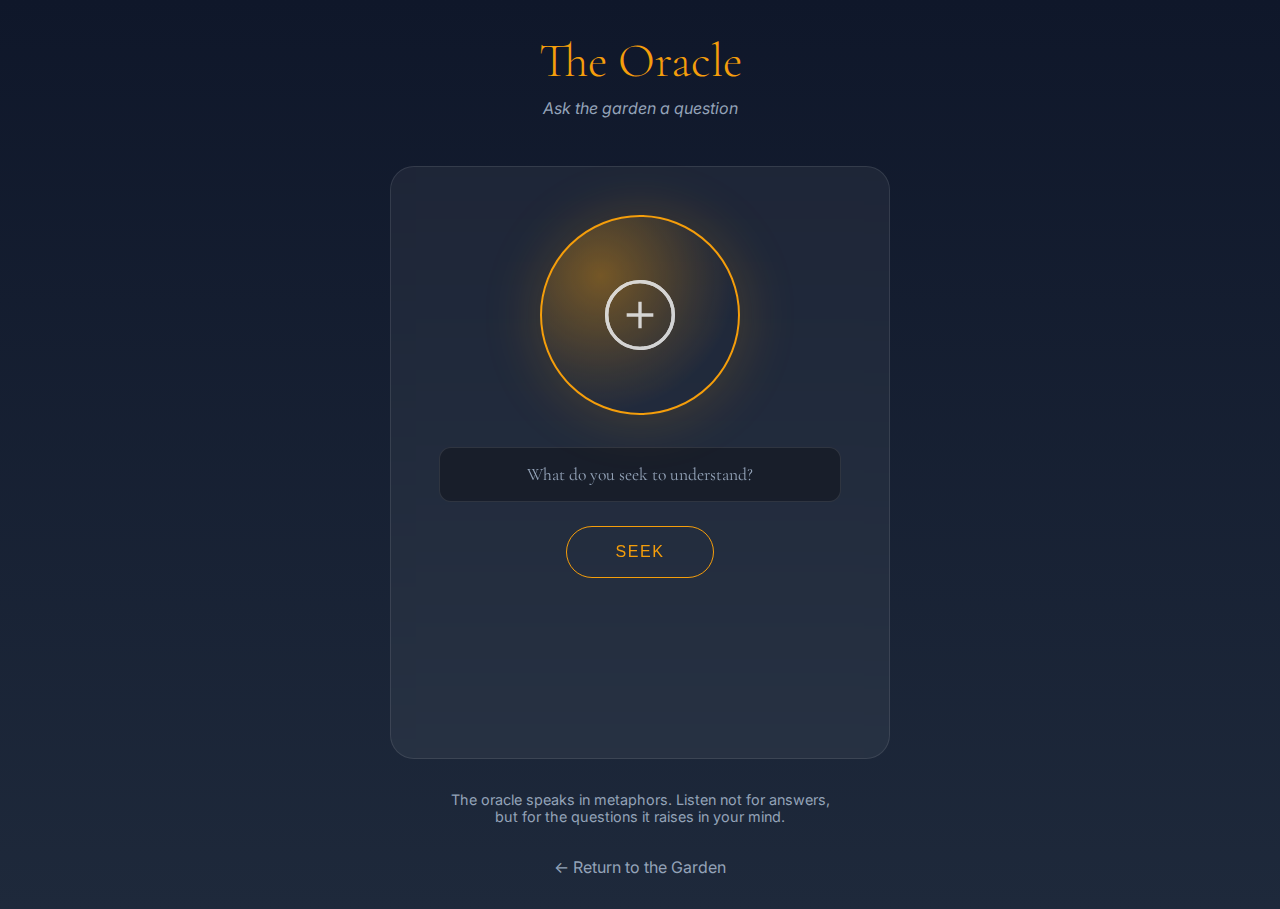
<file: garden/oracle.html>
<!DOCTYPE html>
<html lang="en">
<head>
    <meta charset="UTF-8">
    <meta name="viewport" content="width=device-width, initial-scale=1.0">
    <title>Oracle | Three Hours</title>
    <link rel="icon" type="image/svg+xml" href="data:image/svg+xml,%3Csvg xmlns='http://www.w3.org/2000/svg' viewBox='0 0 100 100'%3E%3Ccircle cx='50' cy='50' r='45' fill='none' stroke='%23f59e0b' stroke-width='2'/%3E%3Ccircle cx='50' cy='50' r='20' fill='%23f59e0b'/%3E%3C/svg%3E">
    <link href="https://fonts.googleapis.com/css2?family=Cormorant+Garamond:ital,wght@0,300;0,400;0,600;1,400&family=Inter:wght@200;300;400&display=swap" rel="stylesheet">
    <style>
        * {
            margin: 0;
            padding: 0;
            box-sizing: border-box;
        }
        
        :root {
            --sky-top: #0f172a;
            --sky-bottom: #1e293b;
            --accent: #f59e0b;
            --text-primary: #f8fafc;
            --text-secondary: #94a3b8;
            --glass: rgba(255, 255, 255, 0.05);
            --font-serif: 'Cormorant Garamond', Georgia, serif;
            --font-sans: 'Inter', system-ui, sans-serif;
        }
        
        body {
            font-family: var(--font-sans);
            background: linear-gradient(180deg, var(--sky-top) 0%, var(--sky-bottom) 100%);
            color: var(--text-primary);
            min-height: 100vh;
            display: flex;
            flex-direction: column;
            align-items: center;
            justify-content: center;
            padding: 2rem;
        }
        
        .container {
            max-width: 600px;
            text-align: center;
        }
        
        h1 {
            font-family: var(--font-serif);
            font-size: 3rem;
            font-weight: 300;
            color: var(--accent);
            margin-bottom: 0.5rem;
        }
        
        .subtitle {
            color: var(--text-secondary);
            font-style: italic;
            margin-bottom: 3rem;
        }
        
        .oracle-interface {
            background: var(--glass);
            backdrop-filter: blur(10px);
            border: 1px solid rgba(255, 255, 255, 0.1);
            border-radius: 24px;
            padding: 3rem;
            margin-bottom: 2rem;
        }
        
        .crystal-ball {
            width: 200px;
            height: 200px;
            margin: 0 auto 2rem;
            border-radius: 50%;
            background: radial-gradient(circle at 30% 30%, rgba(245, 158, 11, 0.4), rgba(245, 158, 11, 0.1) 50%, transparent 70%);
            border: 2px solid var(--accent);
            box-shadow: 0 0 60px rgba(245, 158, 11, 0.2);
            display: flex;
            align-items: center;
            justify-content: center;
            position: relative;
            cursor: pointer;
            transition: all 0.5s ease;
        }
        
        .crystal-ball:hover {
            box-shadow: 0 0 80px rgba(245, 158, 11, 0.4);
            transform: scale(1.02);
        }
        
        .crystal-ball.listening {
            animation: pulse 2s ease-in-out infinite;
        }
        
        @keyframes pulse {
            0%, 100% { box-shadow: 0 0 60px rgba(245, 158, 11, 0.2); }
            50% { box-shadow: 0 0 100px rgba(245, 158, 11, 0.5); }
        }
        
        .crystal-ball svg {
            width: 80px;
            height: 80px;
            opacity: 0.8;
        }
        
        .question-input {
            width: 100%;
            padding: 1rem;
            background: rgba(0, 0, 0, 0.3);
            border: 1px solid rgba(255, 255, 255, 0.1);
            border-radius: 12px;
            color: var(--text-primary);
            font-family: var(--font-serif);
            font-size: 1.1rem;
            text-align: center;
            margin-bottom: 1.5rem;
            transition: border-color 0.3s;
        }
        
        .question-input:focus {
            outline: none;
            border-color: var(--accent);
        }
        
        .question-input::placeholder {
            color: var(--text-secondary);
        }
        
        .btn {
            padding: 1rem 3rem;
            background: transparent;
            border: 1px solid var(--accent);
            color: var(--accent);
            border-radius: 30px;
            cursor: pointer;
            font-size: 1rem;
            letter-spacing: 0.1em;
            text-transform: uppercase;
            transition: all 0.4s ease;
        }
        
        .btn:hover {
            background: var(--accent);
            color: var(--sky-top);
        }
        
        .response {
            margin-top: 2rem;
            padding: 2rem;
            background: rgba(0, 0, 0, 0.2);
            border-radius: 16px;
            min-height: 100px;
            display: flex;
            flex-direction: column;
            justify-content: center;
            opacity: 0;
            transform: translateY(10px);
            transition: all 0.5s ease;
        }
        
        .response.visible {
            opacity: 1;
            transform: translateY(0);
        }
        
        .response-text {
            font-family: var(--font-serif);
            font-size: 1.4rem;
            font-style: italic;
            color: var(--text-primary);
            line-height: 1.6;
        }
        
        .response-meaning {
            margin-top: 1rem;
            font-size: 0.9rem;
            color: var(--text-secondary);
        }
        
        .instruction {
            color: var(--text-secondary);
            font-size: 0.9rem;
            margin-top: 2rem;
        }
        
        .back-link {
            display: inline-block;
            margin-top: 2rem;
            color: var(--text-secondary);
            text-decoration: none;
            transition: color 0.3s;
        }
        
        .back-link:hover {
            color: var(--accent);
        }
    </style>
</head>
<body>
    <div class="container">
        <h1>The Oracle</h1>
        <p class="subtitle">Ask the garden a question</p>
        
        <div class="oracle-interface">
            <div class="crystal-ball" id="crystal">
                <svg viewBox="0 0 24 24" fill="none" stroke="currentColor" stroke-width="1">
                    <circle cx="12" cy="12" r="10"/>
                    <path d="M12 2a10 10 0 0 1 10 10c0 5.523-4.477 10-10 10S2 17.523 2 12 6.477 2 12 2"/>
                    <path d="M12 8v8M8 12h8"/>
                </svg>
            </div>
            
            <input 
                type="text" 
                class="question-input" 
                id="question" 
                placeholder="What do you seek to understand?"
                maxlength="100"
            >
            
            <button class="btn" onclick="consultOracle()">Seek</button>
            
            <div class="response" id="response">
                <div class="response-text" id="responseText"></div>
                <div class="response-meaning" id="responseMeaning"></div>
            </div>
        </div>
        
        <p class="instruction">
            The oracle speaks in metaphors. Listen not for answers,<br>
            but for the questions it raises in your mind.
        </p>
        
        <a href="index.html" class="back-link">← Return to the Garden</a>
    </div>
    
    <script>
        const responses = [
            {
                text: "The seed knows nothing of the flower, yet trusts the becoming.",
                meaning: "Trust the process, even when the outcome is invisible."
            },
            {
                text: "Water what you want to grow, not what you wish would die.",
                meaning: "Attention is nourishment. Direct it consciously."
            },
            {
                text: "The garden does not check its watch. It follows the sun.",
                meaning: "Your timing is your own. Do not rush what needs to ripen."
            },
            {
                text: "Roots grow in darkness before shoots see light.",
                meaning: "Invisible work is still work. Foundation comes before form."
            },
            {
                text: "A single flower does not compete with the field.",
                meaning: "Your path is not a race. Bloom in your own season."
            },
            {
                text: "The compost of yesterday feeds tomorrow's bloom.",
                meaning: "What falls away becomes resource. Nothing is truly lost."
            },
            {
                text: "Pruning is not loss. It is redirecting life.",
                meaning: "Letting go creates space for what matters."
            },
            {
                text: "The gardener's shadow also falls on the soil.",
                meaning: "You are part of what you create. You cannot stand apart."
            },
            {
                text: "Wind carries seeds to places the gardener never imagined.",
                meaning: "Outcomes exceed intention. Release control of destination."
            },
            {
                text: "Even the smallest seed contains the whole pattern.",
                meaning: "You need not be large to be complete."
            },
            {
                text: "The garden sleeps, but it does not die.",
                meaning: "Rest is not failure. Dormancy preserves life."
            },
            {
                text: "Weeds are only plants growing where they are not wanted.",
                meaning: "Categories depend on perspective. Question your judgments."
            },
            {
                text: "The soil remembers every hand that touched it.",
                meaning: "Your presence leaves traces, seen and unseen."
            },
            {
                text: "A garden is not built. It is tended, day by day.",
                meaning: "Process over product. Care over completion."
            },
            {
                text: "The flower does not ask for permission to bloom.",
                meaning: "Your becoming needs no external validation."
            },
            {
                text: "Cross-pollination creates what neither parent could alone.",
                meaning: "Connection generates novelty. Seek the unfamiliar."
            },
            {
                text: "Some seeds wait years for the right conditions.",
                meaning: "Patience is not passivity. It is readiness."
            },
            {
                text: "The beauty of the garden is in its imperfection.",
                meaning: "Flaw creates character. Perfection is sterile."
            },
            {
                text: "Morning dew does not choose which leaf to grace.",
                meaning: "Blessings fall on all alike. Notice yours."
            },
            {
                text: "What you plant today, another will harvest tomorrow.",
                meaning: "Your work extends beyond your sight. Trust in legacy."
            }
        ];
        
        function consultOracle() {
            const question = document.getElementById('question').value.trim();
            const crystal = document.getElementById('crystal');
            const response = document.getElementById('response');
            const responseText = document.getElementById('responseText');
            const responseMeaning = document.getElementById('responseMeaning');
            
            if (!question) {
                document.getElementById('question').focus();
                return;
            }
            
            // Animation
            crystal.classList.add('listening');
            response.classList.remove('visible');
            
            setTimeout(() => {
                crystal.classList.remove('listening');
                
                // Select response based on question hash for consistency
                const hash = question.split('').reduce((a, b) => {
                    a = ((a << 5) - a) + b.charCodeAt(0);
                    return a & a;
                }, 0);
                const responseIndex = Math.abs(hash) % responses.length;
                const selected = responses[responseIndex];
                
                responseText.textContent = `"${selected.text}"`;
                responseMeaning.textContent = selected.meaning;
                response.classList.add('visible');
            }, 2000);
        }
        
        // Allow enter key
        document.getElementById('question').addEventListener('keypress', function(e) {
            if (e.key === 'Enter') {
                consultOracle();
            }
        });
        
        // Click crystal to activate
        document.getElementById('crystal').addEventListener('click', function() {
            document.getElementById('question').focus();
        });
    </script>
</body>
</html>
</file>
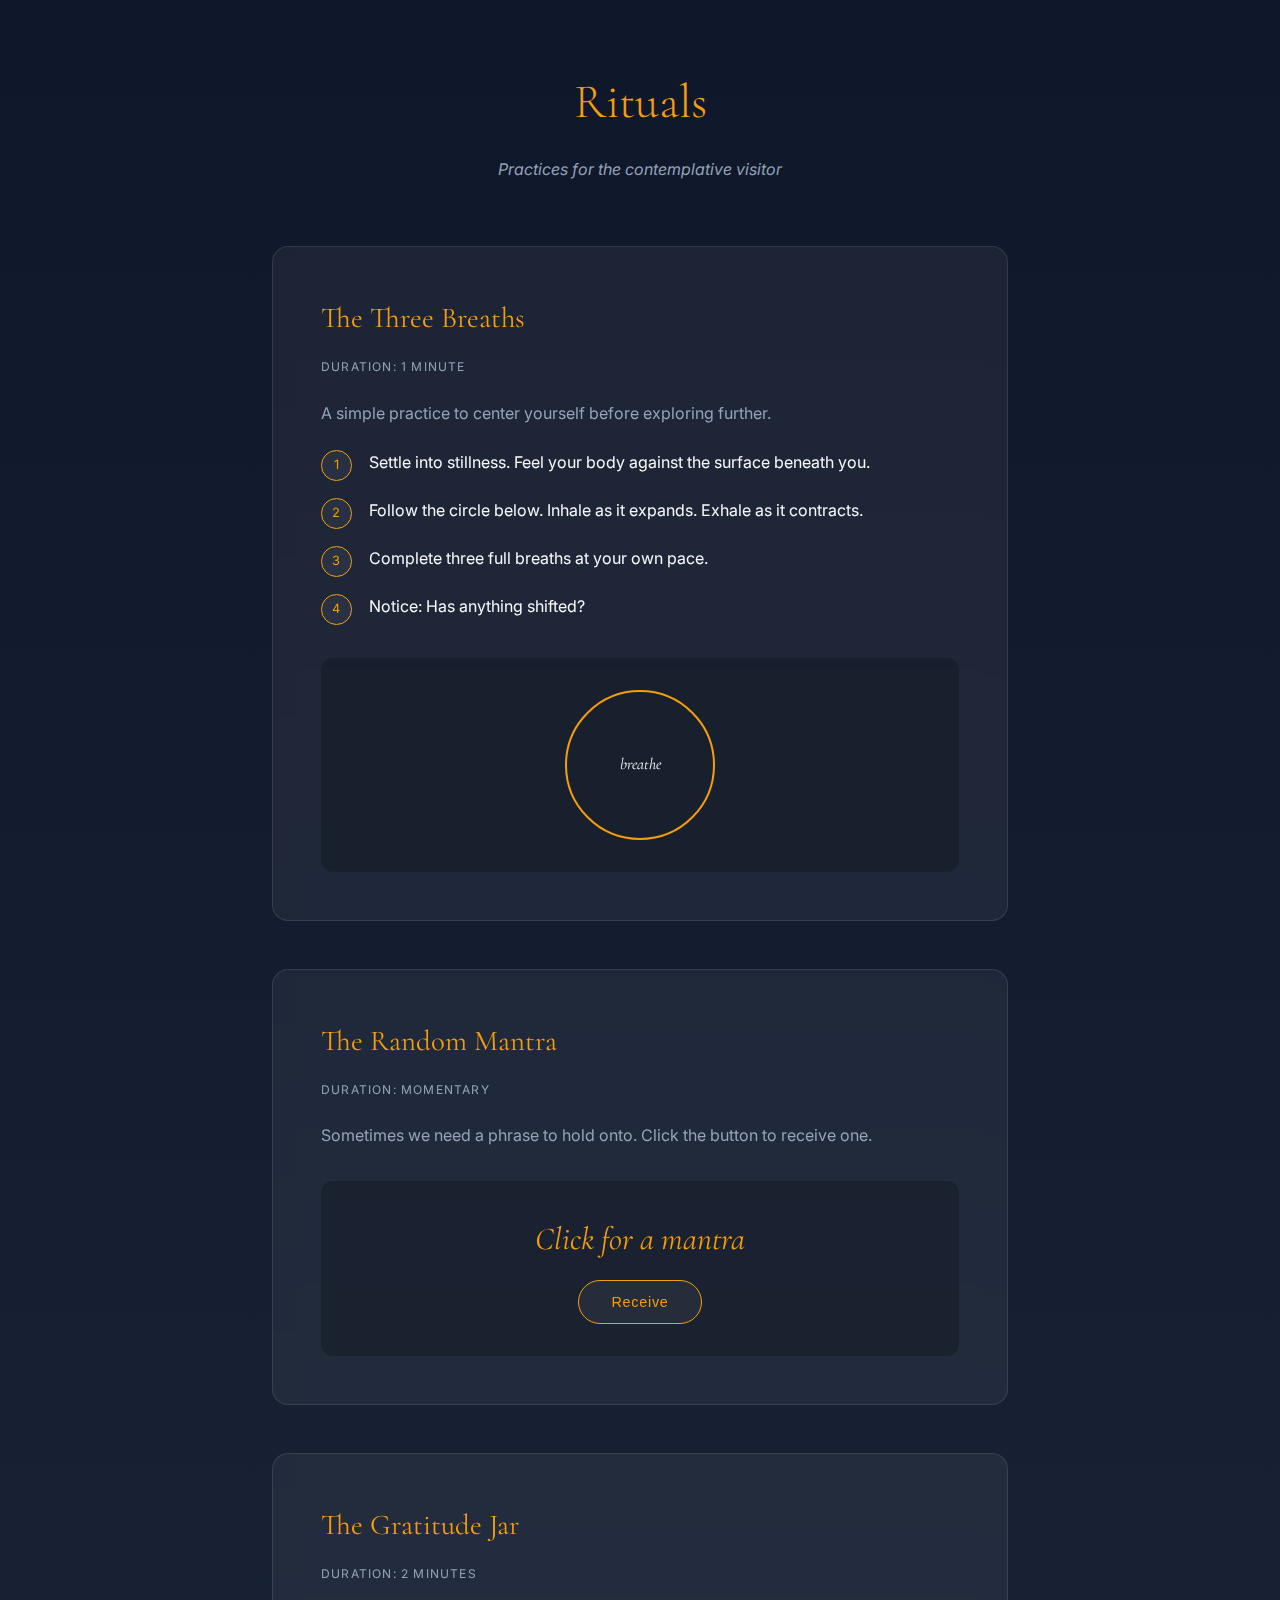
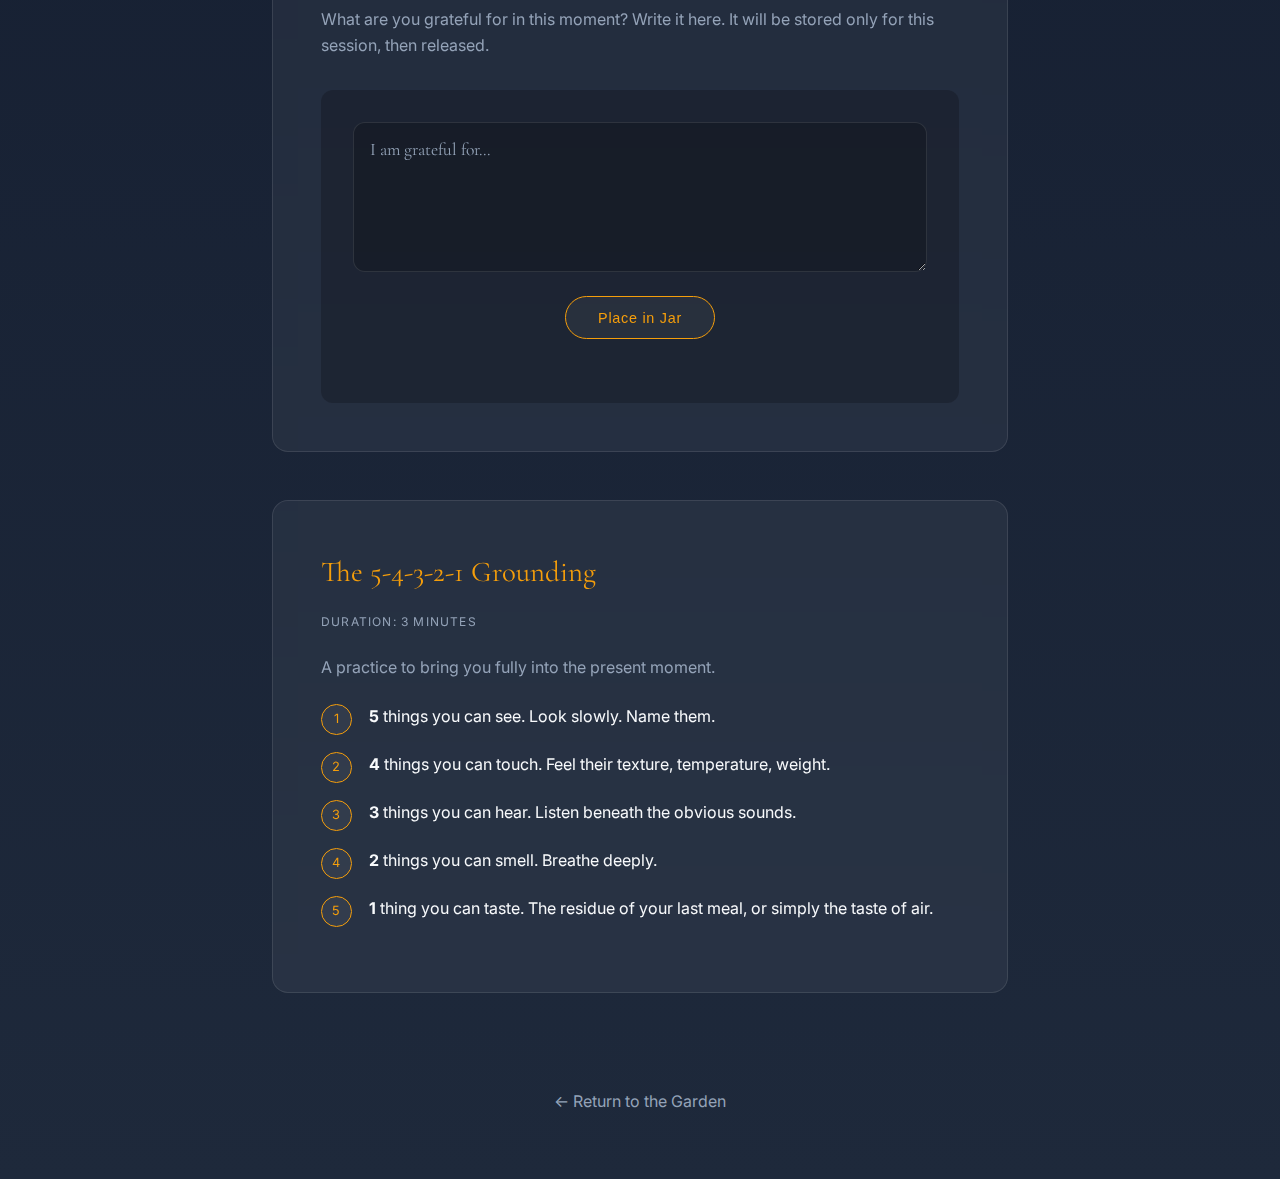
<file: garden/rituals.html>
<!DOCTYPE html>
<html lang="en">
<head>
    <meta charset="UTF-8">
    <meta name="viewport" content="width=device-width, initial-scale=1.0">
    <title>Rituals | Three Hours</title>
    <link rel="icon" type="image/svg+xml" href="data:image/svg+xml,%3Csvg xmlns='http://www.w3.org/2000/svg' viewBox='0 0 100 100'%3E%3Ccircle cx='50' cy='50' r='45' fill='none' stroke='%23f59e0b' stroke-width='2'/%3E%3Ccircle cx='50' cy='50' r='20' fill='%23f59e0b'/%3E%3C/svg%3E">
    <link href="https://fonts.googleapis.com/css2?family=Cormorant+Garamond:ital,wght@0,300;0,400;0,600;1,400&family=Inter:wght@200;300;400&display=swap" rel="stylesheet">
    <style>
        * {
            margin: 0;
            padding: 0;
            box-sizing: border-box;
        }
        
        :root {
            --sky-top: #0f172a;
            --sky-bottom: #1e293b;
            --accent: #f59e0b;
            --text-primary: #f8fafc;
            --text-secondary: #94a3b8;
            --glass: rgba(255, 255, 255, 0.05);
            --font-serif: 'Cormorant Garamond', Georgia, serif;
            --font-sans: 'Inter', system-ui, sans-serif;
        }
        
        body {
            font-family: var(--font-sans);
            background: linear-gradient(180deg, var(--sky-top) 0%, var(--sky-bottom) 100%);
            color: var(--text-primary);
            min-height: 100vh;
            line-height: 1.6;
        }
        
        .container {
            max-width: 800px;
            margin: 0 auto;
            padding: 4rem 2rem;
        }
        
        header {
            text-align: center;
            margin-bottom: 4rem;
        }
        
        h1 {
            font-family: var(--font-serif);
            font-size: 3rem;
            font-weight: 300;
            margin-bottom: 1rem;
            color: var(--accent);
        }
        
        .subtitle {
            color: var(--text-secondary);
            font-style: italic;
        }
        
        .ritual {
            background: var(--glass);
            backdrop-filter: blur(10px);
            border: 1px solid rgba(255, 255, 255, 0.1);
            border-radius: 16px;
            padding: 3rem;
            margin-bottom: 3rem;
            transition: all 0.4s ease;
        }
        
        .ritual:hover {
            border-color: var(--accent);
            box-shadow: 0 10px 40px rgba(0, 0, 0, 0.3);
        }
        
        .ritual h2 {
            font-family: var(--font-serif);
            font-size: 1.8rem;
            font-weight: 400;
            margin-bottom: 1rem;
            color: var(--accent);
        }
        
        .ritual .duration {
            font-size: 0.75rem;
            color: var(--text-secondary);
            letter-spacing: 0.1em;
            text-transform: uppercase;
            margin-bottom: 1.5rem;
        }
        
        .ritual p {
            color: var(--text-secondary);
            margin-bottom: 1.5rem;
        }
        
        .ritual-steps {
            list-style: none;
            counter-reset: step;
        }
        
        .ritual-steps li {
            position: relative;
            padding-left: 3rem;
            margin-bottom: 1rem;
            color: var(--text-primary);
            min-height: 2rem;
        }
        
        .ritual-steps li::before {
            counter-increment: step;
            content: counter(step);
            position: absolute;
            left: 0;
            top: 0;
            width: 1.8rem;
            height: 1.8rem;
            background: var(--glass);
            border: 1px solid var(--accent);
            border-radius: 50%;
            display: flex;
            align-items: center;
            justify-content: center;
            font-size: 0.8rem;
            color: var(--accent);
        }
        
        .interactive-area {
            margin-top: 2rem;
            padding: 2rem;
            background: rgba(0, 0, 0, 0.2);
            border-radius: 12px;
            text-align: center;
        }
        
        #mantra-display {
            font-family: var(--font-serif);
            font-size: 2rem;
            font-style: italic;
            color: var(--accent);
            min-height: 3rem;
            display: flex;
            align-items: center;
            justify-content: center;
        }
        
        #gratitude-jar {
            width: 100%;
            min-height: 150px;
            background: rgba(0, 0, 0, 0.2);
            border: 1px solid rgba(255, 255, 255, 0.1);
            border-radius: 12px;
            padding: 1rem;
            color: var(--text-primary);
            font-family: var(--font-serif);
            font-size: 1.1rem;
            resize: vertical;
            margin-bottom: 1rem;
        }
        
        #gratitude-jar::placeholder {
            color: var(--text-secondary);
        }
        
        #gratitude-jar:focus {
            outline: none;
            border-color: var(--accent);
        }
        
        .btn {
            padding: 0.8rem 2rem;
            background: var(--glass);
            border: 1px solid var(--accent);
            color: var(--accent);
            border-radius: 30px;
            cursor: pointer;
            font-size: 0.9rem;
            letter-spacing: 0.05em;
            transition: all 0.3s ease;
        }
        
        .btn:hover {
            background: var(--accent);
            color: var(--sky-top);
        }
        
        .breathing-widget {
            width: 150px;
            height: 150px;
            margin: 0 auto;
            border-radius: 50%;
            border: 2px solid var(--accent);
            display: flex;
            align-items: center;
            justify-content: center;
            position: relative;
            animation: breathe 8s ease-in-out infinite;
        }
        
        @keyframes breathe {
            0%, 100% { transform: scale(1); opacity: 0.5; }
            50% { transform: scale(1.2); opacity: 1; }
        }
        
        .breathing-widget span {
            font-family: var(--font-serif);
            font-style: italic;
        }
        
        #stored-gratitudes {
            margin-top: 2rem;
            text-align: left;
        }
        
        .gratitude-item {
            background: var(--glass);
            padding: 1rem;
            border-radius: 8px;
            margin-bottom: 0.5rem;
            font-style: italic;
            border-left: 2px solid var(--accent);
        }
        
        .back-link {
            display: inline-block;
            margin-top: 3rem;
            color: var(--text-secondary);
            text-decoration: none;
            transition: color 0.3s;
        }
        
        .back-link:hover {
            color: var(--accent);
        }
    </style>
</head>
<body>
    <div class="container">
        <header>
            <h1>Rituals</h1>
            <p class="subtitle">Practices for the contemplative visitor</p>
        </header>
        
        <!-- Ritual 1: Three Breaths -->
        <div class="ritual">
            <h2>The Three Breaths</h2>
            <div class="duration">Duration: 1 minute</div>
            <p>A simple practice to center yourself before exploring further.</p>
            <ol class="ritual-steps">
                <li>Settle into stillness. Feel your body against the surface beneath you.</li>
                <li>Follow the circle below. Inhale as it expands. Exhale as it contracts.</li>
                <li>Complete three full breaths at your own pace.</li>
                <li>Notice: Has anything shifted?</li>
            </ol>
            <div class="interactive-area">
                <div class="breathing-widget">
                    <span>breathe</span>
                </div>
            </div>
        </div>
        
        <!-- Ritual 2: Random Mantra -->
        <div class="ritual">
            <h2>The Random Mantra</h2>
            <div class="duration">Duration: Momentary</div>
            <p>Sometimes we need a phrase to hold onto. Click the button to receive one.</p>
            <div class="interactive-area">
                <div id="mantra-display">Click for a mantra</div>
                <button class="btn" onclick="generateMantra()" style="margin-top: 1rem;">Receive</button>
            </div>
        </div>
        
        <!-- Ritual 3: Gratitude Jar -->
        <div class="ritual">
            <h2>The Gratitude Jar</h2>
            <div class="duration">Duration: 2 minutes</div>
            <p>What are you grateful for in this moment? Write it here. It will be stored only for this session, then released.</p>
            <div class="interactive-area">
                <textarea id="gratitude-jar" placeholder="I am grateful for..."></textarea>
                <button class="btn" onclick="addGratitude()">Place in Jar</button>
                <div id="stored-gratitudes"></div>
            </div>
        </div>
        
        <!-- Ritual 4: 5-4-3-2-1 -->
        <div class="ritual">
            <h2>The 5-4-3-2-1 Grounding</h2>
            <div class="duration">Duration: 3 minutes</div>
            <p>A practice to bring you fully into the present moment.</p>
            <ol class="ritual-steps">
                <li><strong>5</strong> things you can see. Look slowly. Name them.</li>
                <li><strong>4</strong> things you can touch. Feel their texture, temperature, weight.</li>
                <li><strong>3</strong> things you can hear. Listen beneath the obvious sounds.</li>
                <li><strong>2</strong> things you can smell. Breathe deeply.</li>
                <li><strong>1</strong> thing you can taste. The residue of your last meal, or simply the taste of air.</li>
            </ol>
        </div>
        
        <div style="text-align: center;">
            <a href="index.html" class="back-link">← Return to the Garden</a>
        </div>
    </div>
    
    <script>
        const mantras = [
            "This too shall pass.",
            "You are exactly where you need to be.",
            "Breathe in peace. Breathe out tension.",
            "The present moment is all there is.",
            "You have survived 100% of your bad days.",
            "Progress, not perfection.",
            "Let go or be dragged.",
            "Be here now.",
            "This moment is a fresh start.",
            "You are enough.",
            "Stillness is not empty.",
            "The garden grows in its own time.",
            "What you seek is also seeking you.",
            "In silence, truth emerges.",
            "Every exit is an entrance somewhere else."
        ];
        
        function generateMantra() {
            const display = document.getElementById('mantra-display');
            const mantra = mantras[Math.floor(Math.random() * mantras.length)];
            display.style.opacity = '0';
            setTimeout(() => {
                display.textContent = mantra;
                display.style.opacity = '1';
            }, 300);
        }
        
        function addGratitude() {
            const jar = document.getElementById('gratitude-jar');
            const container = document.getElementById('stored-gratitudes');
            const text = jar.value.trim();
            
            if (text) {
                const item = document.createElement('div');
                item.className = 'gratitude-item';
                item.textContent = text;
                container.appendChild(item);
                jar.value = '';
            }
        }
        
        // Allow enter key to submit gratitude
        document.getElementById('gratitude-jar').addEventListener('keypress', function(e) {
            if (e.key === 'Enter' && !e.shiftKey) {
                e.preventDefault();
                addGratitude();
            }
        });
    </script>
</body>
</html>
</file>
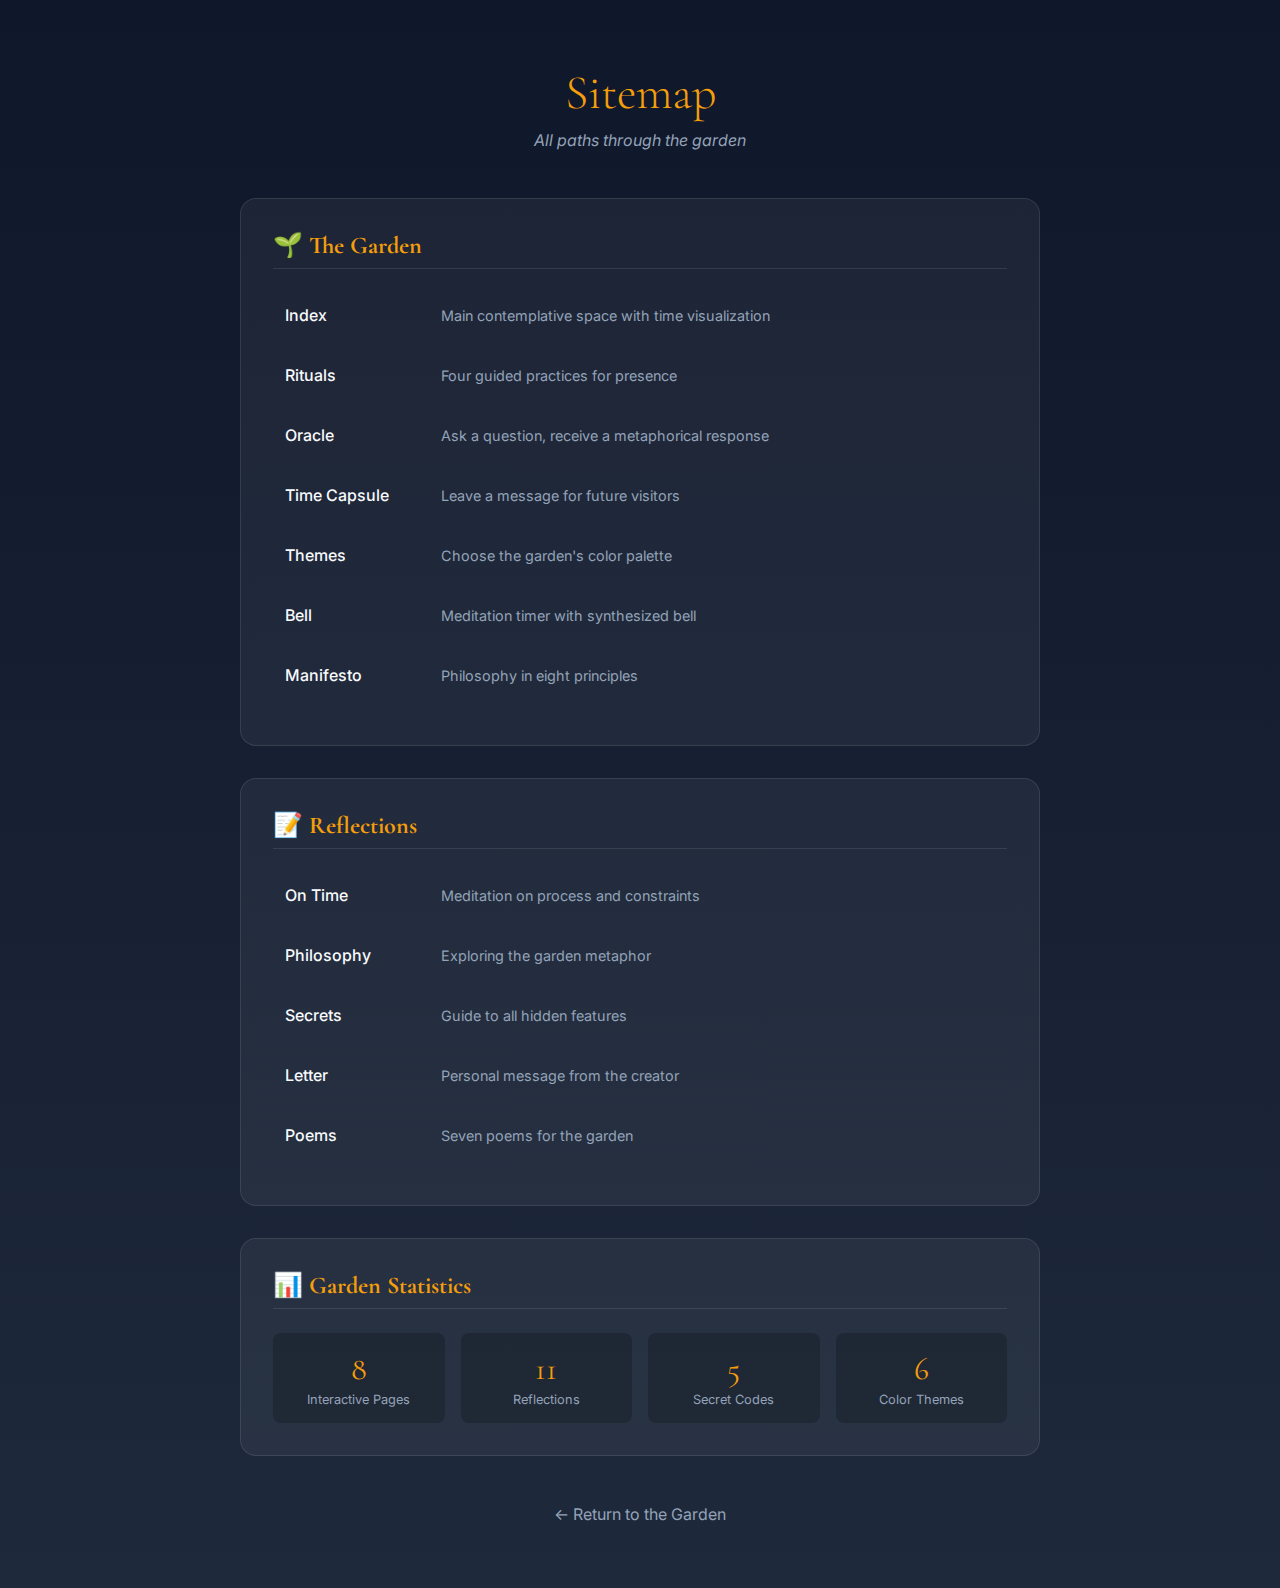
<file: garden/sitemap.html>
<!DOCTYPE html>
<html lang="en">
<head>
    <meta charset="UTF-8">
    <meta name="viewport" content="width=device-width, initial-scale=1.0">
    <title>Sitemap | Three Hours</title>
    <link href="https://fonts.googleapis.com/css2?family=Cormorant+Garamond:ital,wght@0,300;0,400;0,600;1,400&family=Inter:wght@200;300;400&display=swap" rel="stylesheet">
    <link rel="icon" type="image/svg+xml" href="data:image/svg+xml,%3Csvg xmlns='http://www.w3.org/2000/svg' viewBox='0 0 100 100'%3E%3Ccircle cx='50' cy='50' r='45' fill='none' stroke='%23f59e0b' stroke-width='2'/%3E%3Ccircle cx='50' cy='50' r='20' fill='%23f59e0b'/%3E%3C/svg%3E">
    <style>
        * {
            margin: 0;
            padding: 0;
            box-sizing: border-box;
        }
        
        :root {
            --sky-top: #0f172a;
            --sky-bottom: #1e293b;
            --accent: #f59e0b;
            --text-primary: #f8fafc;
            --text-secondary: #94a3b8;
            --glass: rgba(255, 255, 255, 0.05);
            --font-serif: 'Cormorant Garamond', Georgia, serif;
            --font-sans: 'Inter', system-ui, sans-serif;
        }
        
        body {
            font-family: var(--font-sans);
            background: linear-gradient(180deg, var(--sky-top) 0%, var(--sky-bottom) 100%);
            color: var(--text-primary);
            min-height: 100vh;
            padding: 4rem 2rem;
        }
        
        .container {
            max-width: 800px;
            margin: 0 auto;
        }
        
        header {
            text-align: center;
            margin-bottom: 3rem;
        }
        
        h1 {
            font-family: var(--font-serif);
            font-size: 3rem;
            font-weight: 300;
            color: var(--accent);
            margin-bottom: 0.5rem;
        }
        
        .subtitle {
            color: var(--text-secondary);
            font-style: italic;
        }
        
        .section {
            background: var(--glass);
            border: 1px solid rgba(255, 255, 255, 0.1);
            border-radius: 16px;
            padding: 2rem;
            margin-bottom: 2rem;
        }
        
        .section h2 {
            font-family: var(--font-serif);
            font-size: 1.5rem;
            color: var(--accent);
            margin-bottom: 1.5rem;
            padding-bottom: 0.5rem;
            border-bottom: 1px solid rgba(255, 255, 255, 0.1);
        }
        
        .link-list {
            list-style: none;
        }
        
        .link-list li {
            margin-bottom: 1rem;
        }
        
        .link-list a {
            display: flex;
            align-items: baseline;
            gap: 1rem;
            color: var(--text-primary);
            text-decoration: none;
            padding: 0.75rem;
            border-radius: 8px;
            transition: all 0.3s;
        }
        
        .link-list a:hover {
            background: rgba(255, 255, 255, 0.05);
            color: var(--accent);
        }
        
        .link-name {
            font-weight: 500;
            min-width: 140px;
        }
        
        .link-desc {
            color: var(--text-secondary);
            font-size: 0.9rem;
        }
        
        .back-link {
            display: block;
            text-align: center;
            margin-top: 3rem;
            color: var(--text-secondary);
            text-decoration: none;
            transition: color 0.3s;
        }
        
        .back-link:hover {
            color: var(--accent);
        }
        
        .stats {
            display: grid;
            grid-template-columns: repeat(auto-fit, minmax(120px, 1fr));
            gap: 1rem;
            margin-top: 1rem;
        }
        
        .stat {
            text-align: center;
            padding: 1rem;
            background: rgba(0, 0, 0, 0.2);
            border-radius: 8px;
        }
        
        .stat-number {
            font-family: var(--font-serif);
            font-size: 2rem;
            color: var(--accent);
        }
        
        .stat-label {
            font-size: 0.8rem;
            color: var(--text-secondary);
            margin-top: 0.25rem;
        }
    </style>
</head>
<body>
    <div class="container">
        <header>
            <h1>Sitemap</h1>
            <p class="subtitle">All paths through the garden</p>
        </header>
        
        <div class="section">
            <h2>🌱 The Garden</h2>
            <ul class="link-list">
                <li>
                    <a href="index.html">
                        <span class="link-name">Index</span>
                        <span class="link-desc">Main contemplative space with time visualization</span>
                    </a>
                </li>
                <li>
                    <a href="rituals.html">
                        <span class="link-name">Rituals</span>
                        <span class="link-desc">Four guided practices for presence</span>
                    </a>
                </li>
                <li>
                    <a href="oracle.html">
                        <span class="link-name">Oracle</span>
                        <span class="link-desc">Ask a question, receive a metaphorical response</span>
                    </a>
                </li>
                <li>
                    <a href="capsule.html">
                        <span class="link-name">Time Capsule</span>
                        <span class="link-desc">Leave a message for future visitors</span>
                    </a>
                </li>
                <li>
                    <a href="themes.html">
                        <span class="link-name">Themes</span>
                        <span class="link-desc">Choose the garden's color palette</span>
                    </a>
                </li>
                <li>
                    <a href="bell.html">
                        <span class="link-name">Bell</span>
                        <span class="link-desc">Meditation timer with synthesized bell</span>
                    </a>
                </li>
                <li>
                    <a href="manifesto.html">
                        <span class="link-name">Manifesto</span>
                        <span class="link-desc">Philosophy in eight principles</span>
                    </a>
                </li>
            </ul>
        </div>
        
        <div class="section">
            <h2>📝 Reflections</h2>
            <ul class="link-list">
                <li>
                    <a href="../reflections/on-time-and-creation.md">
                        <span class="link-name">On Time</span>
                        <span class="link-desc">Meditation on process and constraints</span>
                    </a>
                </li>
                <li>
                    <a href="../reflections/philosophy-of-digital-gardens.md">
                        <span class="link-name">Philosophy</span>
                        <span class="link-desc">Exploring the garden metaphor</span>
                    </a>
                </li>
                <li>
                    <a href="../reflections/guide-to-hidden-things.md">
                        <span class="link-name">Secrets</span>
                        <span class="link-desc">Guide to all hidden features</span>
                    </a>
                </li>
                <li>
                    <a href="../reflections/letter-to-future-visitors.md">
                        <span class="link-name">Letter</span>
                        <span class="link-desc">Personal message from the creator</span>
                    </a>
                </li>
                <li>
                    <a href="../reflections/seven-poems.md">
                        <span class="link-name">Poems</span>
                        <span class="link-desc">Seven poems for the garden</span>
                    </a>
                </li>
            </ul>
        </div>
        
        <div class="section">
            <h2>📊 Garden Statistics</h2>
            <div class="stats">
                <div class="stat">
                    <div class="stat-number">8</div>
                    <div class="stat-label">Interactive Pages</div>
                </div>
                <div class="stat">
                    <div class="stat-number">11</div>
                    <div class="stat-label">Reflections</div>
                </div>
                <div class="stat">
                    <div class="stat-number">5</div>
                    <div class="stat-label">Secret Codes</div>
                </div>
                <div class="stat">
                    <div class="stat-number">6</div>
                    <div class="stat-label">Color Themes</div>
                </div>
            </div>
        </div>
        
        <a href="index.html" class="back-link">← Return to the Garden</a>
    </div>
</body>
</html>
</file>
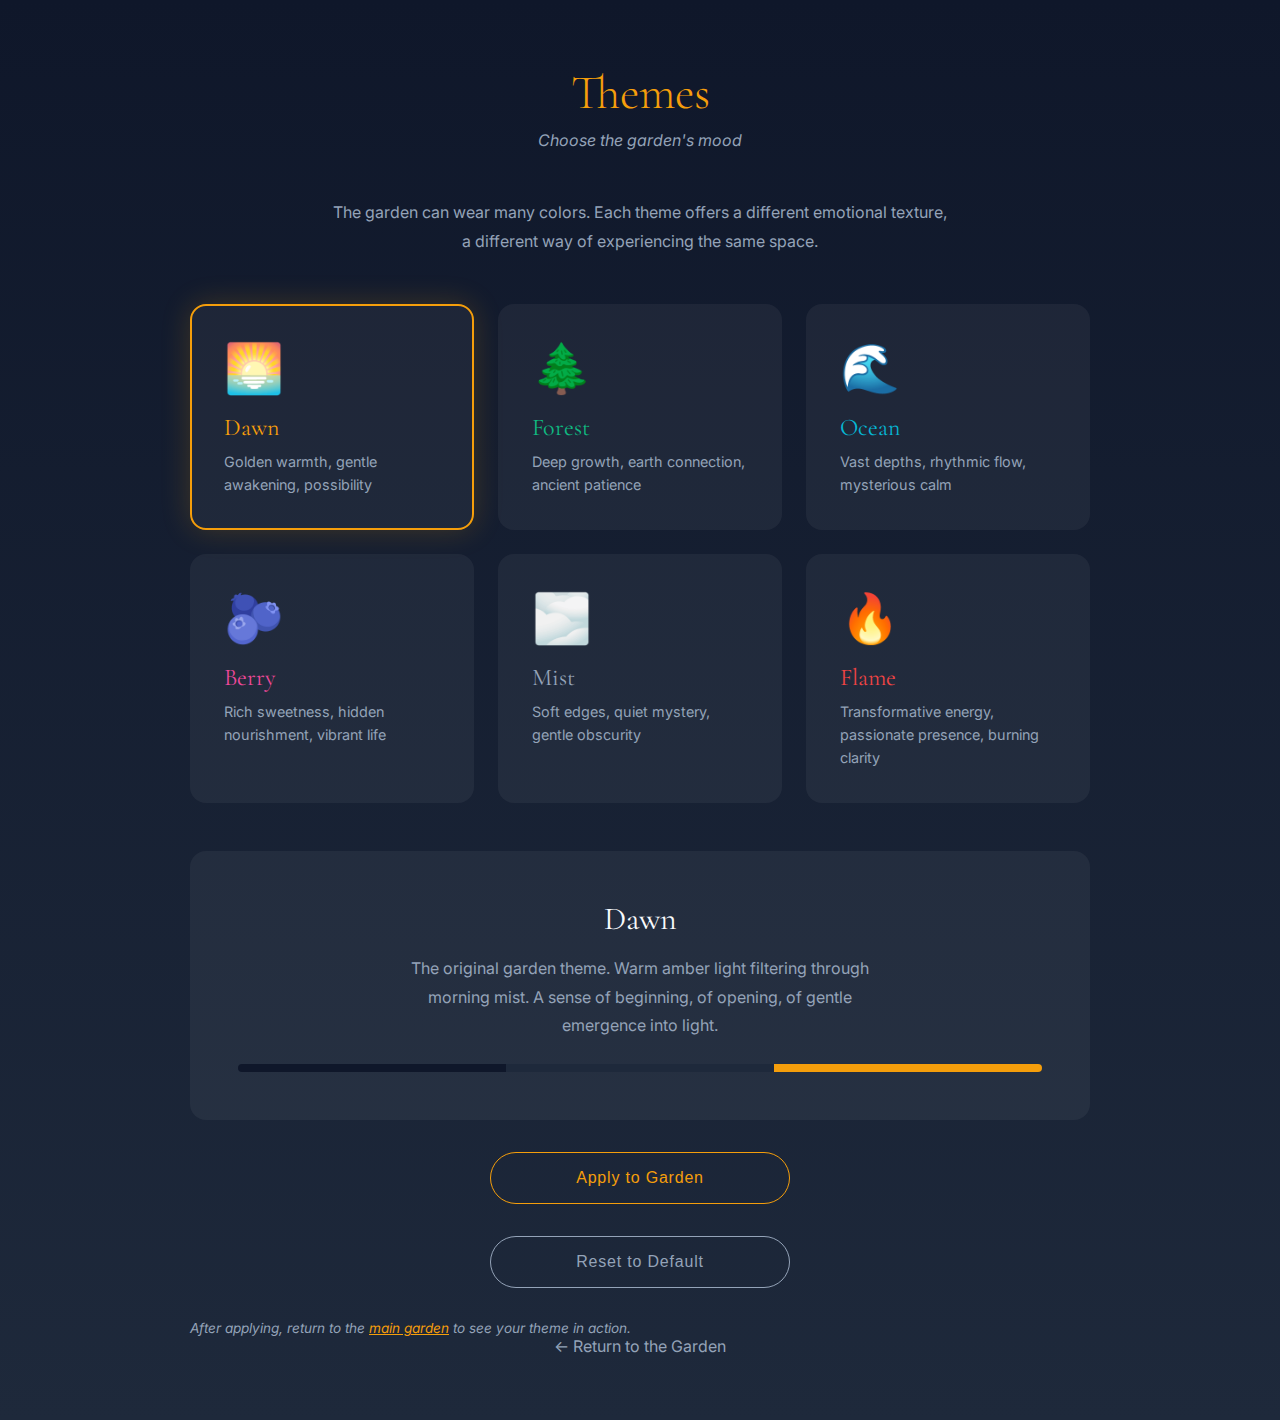
<file: garden/themes.html>
<!DOCTYPE html>
<html lang="en">
<head>
    <meta charset="UTF-8">
    <meta name="viewport" content="width=device-width, initial-scale=1.0">
    <title>Themes | Three Hours</title>
    <link rel="icon" type="image/svg+xml" href="data:image/svg+xml,%3Csvg xmlns='http://www.w3.org/2000/svg' viewBox='0 0 100 100'%3E%3Ccircle cx='50' cy='50' r='45' fill='none' stroke='%23f59e0b' stroke-width='2'/%3E%3Ccircle cx='50' cy='50' r='20' fill='%23f59e0b'/%3E%3C/svg%3E">
    <link href="https://fonts.googleapis.com/css2?family=Cormorant+Garamond:ital,wght@0,300;0,400;0,600;1,400&family=Inter:wght@200;300;400&display=swap" rel="stylesheet">
    <style>
        * {
            margin: 0;
            padding: 0;
            box-sizing: border-box;
        }
        
        :root {
            --bg-primary: #0f172a;
            --bg-secondary: #1e293b;
            --accent: #f59e0b;
            --text-primary: #f8fafc;
            --text-secondary: #94a3b8;
            --glass: rgba(255, 255, 255, 0.05);
            --font-serif: 'Cormorant Garamond', Georgia, serif;
            --font-sans: 'Inter', system-ui, sans-serif;
        }
        
        body {
            font-family: var(--font-sans);
            background: linear-gradient(180deg, var(--bg-primary) 0%, var(--bg-secondary) 100%);
            color: var(--text-primary);
            min-height: 100vh;
            padding: 4rem 2rem;
        }
        
        .container {
            max-width: 900px;
            margin: 0 auto;
        }
        
        header {
            text-align: center;
            margin-bottom: 3rem;
        }
        
        h1 {
            font-family: var(--font-serif);
            font-size: 3rem;
            font-weight: 300;
            color: var(--accent);
            margin-bottom: 0.5rem;
        }
        
        .subtitle {
            color: var(--text-secondary);
            font-style: italic;
        }
        
        .intro {
            text-align: center;
            color: var(--text-secondary);
            margin-bottom: 3rem;
            line-height: 1.8;
        }
        
        .themes-grid {
            display: grid;
            grid-template-columns: repeat(auto-fit, minmax(250px, 1fr));
            gap: 1.5rem;
            margin-bottom: 3rem;
        }
        
        .theme-card {
            background: var(--glass);
            border: 2px solid transparent;
            border-radius: 16px;
            padding: 2rem;
            cursor: pointer;
            transition: all 0.4s ease;
            position: relative;
            overflow: hidden;
        }
        
        .theme-card::before {
            content: '';
            position: absolute;
            top: 0;
            left: 0;
            width: 100%;
            height: 100%;
            background: linear-gradient(135deg, var(--theme-glow) 0%, transparent 60%);
            opacity: 0;
            transition: opacity 0.4s;
        }
        
        .theme-card:hover {
            transform: translateY(-4px);
            border-color: var(--theme-accent);
            box-shadow: 0 10px 40px var(--theme-shadow);
        }
        
        .theme-card:hover::before {
            opacity: 0.3;
        }
        
        .theme-card.active {
            border-color: var(--theme-accent);
            box-shadow: 0 0 30px var(--theme-shadow);
        }
        
        .theme-icon {
            font-size: 3rem;
            margin-bottom: 1rem;
        }
        
        .theme-name {
            font-family: var(--font-serif);
            font-size: 1.5rem;
            color: var(--theme-accent);
            margin-bottom: 0.5rem;
        }
        
        .theme-description {
            color: var(--text-secondary);
            font-size: 0.9rem;
            line-height: 1.6;
        }
        
        .preview-area {
            background: var(--glass);
            border-radius: 16px;
            padding: 3rem;
            text-align: center;
            margin-bottom: 2rem;
            transition: all 0.5s ease;
        }
        
        .preview-title {
            font-family: var(--font-serif);
            font-size: 2rem;
            color: var(--theme-accent);
            margin-bottom: 1rem;
            transition: color 0.5s;
        }
        
        .preview-text {
            color: var(--text-secondary);
            line-height: 1.8;
            max-width: 500px;
            margin: 0 auto;
        }
        
        .color-bar {
            display: flex;
            height: 8px;
            border-radius: 4px;
            overflow: hidden;
            margin-top: 1.5rem;
        }
        
        .color-swatch {
            flex: 1;
            height: 100%;
        }
        
        .apply-btn {
            display: block;
            width: 100%;
            max-width: 300px;
            margin: 2rem auto;
            padding: 1rem 2rem;
            background: transparent;
            border: 1px solid var(--accent);
            color: var(--accent);
            border-radius: 30px;
            cursor: pointer;
            font-size: 1rem;
            letter-spacing: 0.05em;
            transition: all 0.3s ease;
        }
        
        .apply-btn:hover {
            background: var(--accent);
            color: var(--bg-primary);
        }
        
        .back-link {
            display: inline-block;
            text-align: center;
            width: 100%;
            color: var(--text-secondary);
            text-decoration: none;
            transition: color 0.3s;
        }
        
        .back-link:hover {
            color: var(--accent);
        }
        
        /* Theme definitions */
        .theme-dawn {
            --theme-accent: #f59e0b;
            --theme-glow: rgba(245, 158, 11, 0.3);
            --theme-shadow: rgba(245, 158, 11, 0.2);
        }
        
        .theme-forest {
            --theme-accent: #10b981;
            --theme-glow: rgba(16, 185, 129, 0.3);
            --theme-shadow: rgba(16, 185, 129, 0.2);
        }
        
        .theme-ocean {
            --theme-accent: #06b6d4;
            --theme-glow: rgba(6, 182, 212, 0.3);
            --theme-shadow: rgba(6, 182, 212, 0.2);
        }
        
        .theme-berry {
            --theme-accent: #ec4899;
            --theme-glow: rgba(236, 72, 153, 0.3);
            --theme-shadow: rgba(236, 72, 153, 0.2);
        }
        
        .theme-mist {
            --theme-accent: #94a3b8;
            --theme-glow: rgba(148, 163, 184, 0.3);
            --theme-shadow: rgba(148, 163, 184, 0.2);
        }
        
        .theme-flame {
            --theme-accent: #ef4444;
            --theme-glow: rgba(239, 68, 68, 0.3);
            --theme-shadow: rgba(239, 68, 68, 0.2);
        }
    </style>
</head>
<body>
    <div class="container">
        <header>
            <h1>Themes</h1>
            <p class="subtitle">Choose the garden's mood</p>
        </header>
        
        <p class="intro">
            The garden can wear many colors. Each theme offers a different emotional texture,<br>
            a different way of experiencing the same space.
        </p>
        
        <div class="themes-grid">
            <div class="theme-card theme-dawn active" data-theme="dawn" onclick="selectTheme('dawn')">
                <div class="theme-icon">🌅</div>
                <div class="theme-name">Dawn</div>
                <div class="theme-description">Golden warmth, gentle awakening, possibility</div>
            </div>
            
            <div class="theme-card theme-forest" data-theme="forest" onclick="selectTheme('forest')">
                <div class="theme-icon">🌲</div>
                <div class="theme-name">Forest</div>
                <div class="theme-description">Deep growth, earth connection, ancient patience</div>
            </div>
            
            <div class="theme-card theme-ocean" data-theme="ocean" onclick="selectTheme('ocean')">
                <div class="theme-icon">🌊</div>
                <div class="theme-name">Ocean</div>
                <div class="theme-description">Vast depths, rhythmic flow, mysterious calm</div>
            </div>
            
            <div class="theme-card theme-berry" data-theme="berry" onclick="selectTheme('berry')">
                <div class="theme-icon">🫐</div>
                <div class="theme-name">Berry</div>
                <div class="theme-description">Rich sweetness, hidden nourishment, vibrant life</div>
            </div>
            
            <div class="theme-card theme-mist" data-theme="mist" onclick="selectTheme('mist')">
                <div class="theme-icon">🌫️</div>
                <div class="theme-name">Mist</div>
                <div class="theme-description">Soft edges, quiet mystery, gentle obscurity</div>
            </div>
            
            <div class="theme-card theme-flame" data-theme="flame" onclick="selectTheme('flame')">
                <div class="theme-icon">🔥</div>
                <div class="theme-name">Flame</div>
                <div class="theme-description">Transformative energy, passionate presence, burning clarity</div>
            </div>
        </div>
        
        <div class="preview-area" id="previewArea">
            <div class="preview-title" id="previewTitle">Dawn</div>
            <div class="preview-text" id="previewText">
                The original garden theme. Warm amber light filtering through morning mist. 
                A sense of beginning, of opening, of gentle emergence into light.
            </div>
            <div class="color-bar" id="colorBar">
                <div class="color-swatch" style="background: #0f172a;"></div>
                <div class="color-swatch" style="background: #1e293b;"></div>
                <div class="color-swatch" style="background: #f59e0b;"></div>
            </div>
        </div>
        
        <button class="apply-btn" onclick="applyTheme()">Apply to Garden</button>
        
        <button class="apply-btn" onclick="resetTheme()" style="margin-top: 1rem; border-color: var(--text-secondary); color: var(--text-secondary);">Reset to Default</button>
        
        <p style="color: var(--text-secondary); font-size: 0.85rem; margin-top: 2rem; font-style: italic;">
            After applying, return to the <a href="index.html" style="color: var(--accent);">main garden</a> to see your theme in action.
        </p>
        
        <a href="index.html" class="back-link">← Return to the Garden</a>
    </div>
    
    <script>
        const themes = {
            dawn: {
                name: 'Dawn',
                description: 'The original garden theme. Warm amber light filtering through morning mist. A sense of beginning, of opening, of gentle emergence into light.',
                colors: ['#0f172a', '#1e293b', '#f59e0b'],
                accent: '#f59e0b'
            },
            forest: {
                name: 'Forest',
                description: 'Deep emerald shadows among ancient trees. The quiet patience of growth measured in rings. Earth scent and filtered light.',
                colors: ['#064e3b', '#065f46', '#10b981'],
                accent: '#10b981'
            },
            ocean: {
                name: 'Ocean',
                description: 'The color of depths and distances. Rhythmic like waves, mysterious like unexplored trenches. Calm on the surface, wild beneath.',
                colors: ['#082f49', '#0c4a6e', '#06b6d4'],
                accent: '#06b6d4'
            },
            berry: {
                name: 'Berry',
                description: 'Rich and unexpected. Sweetness that must be sought. The vibrant color of hidden nourishment in shadowed undergrowth.',
                colors: ['#4a044e', '#701a75', '#ec4899'],
                accent: '#ec4899'
            },
            mist: {
                name: 'Mist',
                description: 'Softness and ambiguity. Nothing is sharp, everything merges. The quiet mystery of what lies just beyond visibility.',
                colors: ['#1e293b', '#334155', '#94a3b8'],
                accent: '#94a3b8'
            },
            flame: {
                name: 'Flame',
                description: 'Transformative energy. What burns is released, what remains is purified. Passionate presence and consuming clarity.',
                colors: ['#450a0a', '#7f1d1d', '#ef4444'],
                accent: '#ef4444'
            }
        };
        
        let selectedTheme = 'dawn';
        
        function selectTheme(theme) {
            selectedTheme = theme;
            
            // Update active state
            document.querySelectorAll('.theme-card').forEach(card => {
                card.classList.remove('active');
            });
            document.querySelector(`[data-theme="${theme}"]`).classList.add('active');
            
            // Update preview
            const t = themes[theme];
            document.getElementById('previewTitle').textContent = t.name;
            document.getElementById('previewTitle').style.color = t.accent;
            document.getElementById('previewText').textContent = t.description;
            
            // Update color bar
            const colorBar = document.getElementById('colorBar');
            colorBar.innerHTML = t.colors.map(c => 
                `<div class="color-swatch" style="background: ${c};"></div>`
            ).join('');
        }
        
        function applyTheme() {
            const t = themes[selectedTheme];
            
            // Store in localStorage for the main garden to pick up
            localStorage.setItem('garden-theme', JSON.stringify({
                name: selectedTheme,
                colors: t.colors,
                accent: t.accent,
                appliedAt: new Date().toISOString()
            }));
            
            // Show confirmation
            const btn = document.querySelector('.apply-btn');
            const originalText = btn.textContent;
            btn.textContent = 'Applied ✓';
            btn.style.background = t.accent;
            btn.style.color = '#fff';
            btn.style.borderColor = t.accent;
            
            setTimeout(() => {
                btn.textContent = originalText;
                btn.style.background = '';
                btn.style.color = '';
                btn.style.borderColor = '';
            }, 2000);
        }
        
        function resetTheme() {
            localStorage.removeItem('garden-theme');
            selectTheme('dawn');
            
            const btn = event.target;
            const originalText = btn.textContent;
            btn.textContent = 'Reset ✓';
            
            setTimeout(() => {
                btn.textContent = originalText;
            }, 2000);
        }
        
        // Load any existing theme
        const savedTheme = localStorage.getItem('garden-theme');
        if (savedTheme) {
            const t = JSON.parse(savedTheme);
            if (themes[t.name]) {
                selectTheme(t.name);
            }
        }
    </script>
</body>
</html>
</file>
<file: garden/time.css>
/* ===== Reset & Base ===== */
*, *::before, *::after {
    margin: 0;
    padding: 0;
    box-sizing: border-box;
}

:root {
    /* Time-based color variables - will be updated by JS */
    --sky-top: #0f172a;
    --sky-bottom: #1e293b;
    --accent: #f59e0b;
    --text-primary: #f8fafc;
    --text-secondary: #94a3b8;
    --glass: rgba(255, 255, 255, 0.05);
    --glow: rgba(245, 158, 11, 0.3);
    
    /* Typography */
    --font-serif: 'Cormorant Garamond', Georgia, serif;
    --font-sans: 'Inter', system-ui, sans-serif;
    
    /* Timing */
    --transition-slow: 2s ease;
    --transition-medium: 0.6s ease;
}

html {
    scroll-behavior: smooth;
}

body {
    font-family: var(--font-sans);
    background: linear-gradient(180deg, var(--sky-top) 0%, var(--sky-bottom) 100%);
    color: var(--text-primary);
    min-height: 100vh;
    overflow-x: hidden;
    line-height: 1.6;
}

/* ===== Universe Container ===== */
#universe {
    position: relative;
    min-height: 100vh;
    width: 100%;
}

/* Time Canvas */
#time-canvas {
    position: fixed;
    top: 0;
    left: 0;
    width: 100%;
    height: 100%;
    pointer-events: none;
    z-index: 0;
    opacity: 0.6;
}

/* Sky Gradient Overlay */
#sky-gradient {
    position: fixed;
    top: 0;
    left: 0;
    width: 100%;
    height: 100%;
    background: linear-gradient(
        180deg,
        transparent 0%,
        rgba(0, 0, 0, 0.2) 50%,
        rgba(0, 0, 0, 0.4) 100%
    );
    pointer-events: none;
    z-index: 1;
    transition: opacity var(--transition-slow);
}

/* Particle Field */
#particle-field {
    position: fixed;
    top: 0;
    left: 0;
    width: 100%;
    height: 100%;
    pointer-events: none;
    z-index: 2;
}

.particle {
    position: absolute;
    width: 2px;
    height: 2px;
    background: var(--accent);
    border-radius: 50%;
    opacity: 0;
    animation: float 15s infinite ease-in-out;
}

@keyframes float {
    0%, 100% {
        opacity: 0;
        transform: translateY(100vh) scale(0);
    }
    10% {
        opacity: 0.8;
    }
    90% {
        opacity: 0.8;
    }
    100% {
        opacity: 0;
        transform: translateY(-10vh) scale(1.5);
    }
}

/* ===== Main Garden ===== */
#garden {
    position: relative;
    z-index: 10;
    padding: 2rem;
    max-width: 1200px;
    margin: 0 auto;
}

/* ===== Entrance / Header ===== */
.entrance {
    min-height: 100vh;
    display: flex;
    flex-direction: column;
    justify-content: center;
    align-items: center;
    text-align: center;
    position: relative;
}

.title {
    font-family: var(--font-serif);
    font-size: clamp(3rem, 10vw, 8rem);
    font-weight: 300;
    letter-spacing: -0.02em;
    margin-bottom: 1rem;
    background: linear-gradient(135deg, var(--text-primary) 0%, var(--accent) 100%);
    -webkit-background-clip: text;
    -webkit-text-fill-color: transparent;
    background-clip: text;
    animation: title-glow 4s ease-in-out infinite alternate;
}

@keyframes title-glow {
    from { filter: drop-shadow(0 0 20px rgba(245, 158, 11, 0.3)); }
    to { filter: drop-shadow(0 0 40px rgba(245, 158, 11, 0.5)); }
}

.subtitle {
    font-size: 1.2rem;
    font-weight: 200;
    color: var(--text-secondary);
    margin-bottom: 3rem;
    letter-spacing: 0.1em;
    text-transform: uppercase;
}

.time-display {
    font-family: var(--font-serif);
    font-size: 3rem;
    font-weight: 300;
    color: var(--accent);
    margin-bottom: 2rem;
    font-variant-numeric: tabular-nums;
}

/* Progress Ring */
#progress-ring {
    width: 120px;
    height: 120px;
    position: relative;
}

#progress-ring svg {
    transform: rotate(-90deg);
    width: 100%;
    height: 100%;
}

.progress-bg {
    fill: none;
    stroke: var(--glass);
    stroke-width: 2;
}

.progress-fill {
    fill: none;
    stroke: var(--accent);
    stroke-width: 2;
    stroke-linecap: round;
    stroke-dasharray: 283;
    stroke-dashoffset: 283;
    transition: stroke-dashoffset 1s linear;
    filter: drop-shadow(0 0 6px var(--glow));
}

/* ===== Sections ===== */
section {
    margin: 8rem 0;
    padding: 2rem 0;
}

.section-title {
    font-family: var(--font-serif);
    font-size: 1.5rem;
    font-weight: 400;
    color: var(--text-secondary);
    margin-bottom: 2rem;
    letter-spacing: 0.2em;
    text-transform: uppercase;
    text-align: center;
}

/* ===== Seeds Grid ===== */
.seeds-grid {
    display: grid;
    grid-template-columns: repeat(auto-fit, minmax(280px, 1fr));
    gap: 1.5rem;
}

.seed-card {
    background: var(--glass);
    backdrop-filter: blur(10px);
    border: 1px solid rgba(255, 255, 255, 0.1);
    border-radius: 16px;
    padding: 2rem;
    transition: all var(--transition-medium);
    cursor: pointer;
    position: relative;
    overflow: hidden;
}

.seed-card::before {
    content: '';
    position: absolute;
    top: 0;
    left: 0;
    width: 100%;
    height: 100%;
    background: linear-gradient(135deg, var(--glow) 0%, transparent 60%);
    opacity: 0;
    transition: opacity var(--transition-medium);
}

.seed-card:hover {
    transform: translateY(-4px);
    border-color: var(--accent);
    box-shadow: 0 10px 40px rgba(0, 0, 0, 0.3), 0 0 20px var(--glow);
}

.seed-card:hover::before {
    opacity: 1;
}

.seed-time {
    font-size: 0.75rem;
    color: var(--accent);
    letter-spacing: 0.1em;
    text-transform: uppercase;
    margin-bottom: 0.5rem;
}

.seed-title {
    font-family: var(--font-serif);
    font-size: 1.5rem;
    font-weight: 400;
    margin-bottom: 0.5rem;
}

.seed-preview {
    font-size: 0.9rem;
    color: var(--text-secondary);
    line-height: 1.6;
}

/* Hidden seed styling */
.hidden-seed {
    background: linear-gradient(135deg, rgba(139, 92, 246, 0.1) 0%, rgba(99, 102, 241, 0.1) 100%) !important;
    border-color: rgba(139, 92, 246, 0.2) !important;
}

.hidden-seed:hover {
    box-shadow: 0 10px 40px rgba(139, 92, 246, 0.3) !important;
    border-color: rgba(139, 92, 246, 0.5) !important;
}

/* ===== Reflections ===== */
.reflections {
    display: flex;
    flex-direction: column;
    gap: 2rem;
    max-width: 700px;
    margin: 0 auto;
}

.reflection {
    background: var(--glass);
    backdrop-filter: blur(10px);
    border-left: 2px solid var(--accent);
    padding: 2rem;
    border-radius: 0 16px 16px 0;
    position: relative;
    animation: reflection-appear 0.8s ease-out;
}

@keyframes reflection-appear {
    from {
        opacity: 0;
        transform: translateX(-20px);
    }
    to {
        opacity: 1;
        transform: translateX(0);
    }
}

.reflection-time {
    font-size: 0.75rem;
    color: var(--accent);
    letter-spacing: 0.1em;
    margin-bottom: 1rem;
    display: block;
}

.reflection-text {
    font-family: var(--font-serif);
    font-size: 1.25rem;
    line-height: 1.8;
    color: var(--text-primary);
}

/* ===== Breathing Guide ===== */
#contemplation-space {
    display: flex;
    justify-content: center;
    align-items: center;
    min-height: 60vh;
}

.breathing-guide {
    width: 200px;
    height: 200px;
    border-radius: 50%;
    border: 1px solid var(--accent);
    display: flex;
    justify-content: center;
    align-items: center;
    position: relative;
    cursor: pointer;
    transition: all var(--transition-slow);
    user-select: none;
}

.breathing-guide::before,
.breathing-guide::after {
    content: '';
    position: absolute;
    border-radius: 50%;
    border: 1px solid var(--accent);
    opacity: 0.3;
}

.breathing-guide::before {
    width: 250px;
    height: 250px;
    animation: breathe-ring 8s ease-in-out infinite;
}

.breathing-guide::after {
    width: 300px;
    height: 300px;
    animation: breathe-ring 8s ease-in-out infinite 0.5s;
}

@keyframes breathe-ring {
    0%, 100% {
        transform: scale(0.8);
        opacity: 0.1;
    }
    50% {
        transform: scale(1.2);
        opacity: 0.4;
    }
}

.breathing-guide.inhale {
    transform: scale(1.3);
    border-color: var(--text-primary);
    box-shadow: 0 0 60px var(--glow);
}

.breathing-guide.deep-meditation {
    transform: scale(1.5);
    box-shadow: 0 0 100px var(--glow);
    border-width: 2px;
}

.breath-text {
    font-family: var(--font-serif);
    font-size: 1.2rem;
    font-style: italic;
    color: var(--text-secondary);
    transition: color var(--transition-medium);
    pointer-events: none;
}

.breathing-guide:hover .breath-text,
.breathing-guide.inhale .breath-text {
    color: var(--accent);
}

/* ===== Time Markers ===== */
#time-markers {
    position: fixed;
    right: 2rem;
    top: 50%;
    transform: translateY(-50%);
    display: flex;
    flex-direction: column;
    gap: 1.5rem;
    z-index: 100;
}

.marker {
    display: flex;
    flex-direction: column;
    align-items: flex-end;
    gap: 0.25rem;
    opacity: 0.4;
    transition: all var(--transition-medium);
    cursor: pointer;
}

.marker.active,
.marker:hover {
    opacity: 1;
}

.marker-label {
    font-size: 0.75rem;
    letter-spacing: 0.1em;
    text-transform: uppercase;
    color: var(--text-secondary);
}

.marker.active .marker-label {
    color: var(--accent);
}

.marker-time {
    font-family: var(--font-serif);
    font-size: 1rem;
    color: var(--text-primary);
}

.marker::after {
    content: '';
    width: 8px;
    height: 8px;
    border-radius: 50%;
    background: var(--text-secondary);
    position: absolute;
    right: -1.5rem;
    top: 50%;
    transform: translateY(-50%);
    transition: all var(--transition-medium);
}

.marker.active::after {
    background: var(--accent);
    box-shadow: 0 0 10px var(--glow);
}

/* ===== Whisper Prompt ===== */
.whisper {
    position: fixed;
    bottom: 2rem;
    left: 50%;
    transform: translateX(-50%);
    padding: 1rem 2rem;
    background: var(--glass);
    backdrop-filter: blur(10px);
    border-radius: 30px;
    border: 1px solid rgba(255, 255, 255, 0.1);
    font-size: 0.875rem;
    color: var(--text-secondary);
    opacity: 0;
    animation: whisper-appear 1s ease-out 2s forwards, whisper-fade 1s ease-out 10s forwards;
    z-index: 100;
    pointer-events: none;
}

@keyframes whisper-appear {
    to { opacity: 1; }
}

@keyframes whisper-fade {
    to { opacity: 0; }
}

/* ===== Hidden Elements ===== */
#underground-garden {
    animation: fade-in 1s ease-out;
}

@keyframes fade-in {
    from { opacity: 0; transform: translateY(20px); }
    to { opacity: 1; transform: translateY(0); }
}

/* ===== Floating Message ===== */
.floating-message {
    position: fixed;
    top: 20%;
    left: 50%;
    transform: translateX(-50%);
    padding: 1rem 2rem;
    background: rgba(15, 23, 42, 0.95);
    backdrop-filter: blur(10px);
    border: 1px solid var(--accent);
    border-radius: 8px;
    color: var(--text-primary);
    font-family: var(--font-serif);
    font-size: 1.1rem;
    z-index: 10000;
    text-align: center;
    max-width: 80%;
    box-shadow: 0 10px 40px rgba(0, 0, 0, 0.5);
}

/* ===== Zen Mode ===== */
.zen-mode .title {
    animation: none;
    opacity: 0.8;
}

.zen-mode .particle {
    animation-duration: 30s !important;
}

.zen-mode .breathing-guide {
    animation-duration: 8s !important;
}

.zen-mode .breathing-guide::before,
.zen-mode .breathing-guide::after {
    animation-duration: 8s !important;
}

/* ===== Star Field ===== */
.star {
    position: fixed;
    background: white;
    border-radius: 50%;
    pointer-events: none;
    z-index: 1;
}

@keyframes star-twinkle {
    0%, 100% { opacity: 0.2; }
    50% { opacity: 0.8; }
}

/* ===== Responsive ===== */
@media (max-width: 768px) {
    #garden {
        padding: 1rem;
    }
    
    #time-markers {
        display: none;
    }
    
    .seeds-grid {
        grid-template-columns: 1fr;
    }
    
    .floating-message {
        font-size: 0.9rem;
        padding: 0.75rem 1.5rem;
        max-width: 90%;
    }
    
    .breathing-guide {
        width: 150px;
        height: 150px;
    }
    
    .breathing-guide::before {
        width: 200px;
        height: 200px;
    }
    
    .breathing-guide::after {
        width: 250px;
        height: 250px;
    }
}

/* ===== Scrollbar ===== */
::-webkit-scrollbar {
    width: 6px;
}

::-webkit-scrollbar-track {
    background: var(--sky-top);
}

::-webkit-scrollbar-thumb {
    background: var(--accent);
    border-radius: 3px;
}

::-webkit-scrollbar-thumb:hover {
    background: var(--text-primary);
}

/* ===== Selection ===== */
::selection {
    background: var(--accent);
    color: var(--sky-top);
}
</file>
